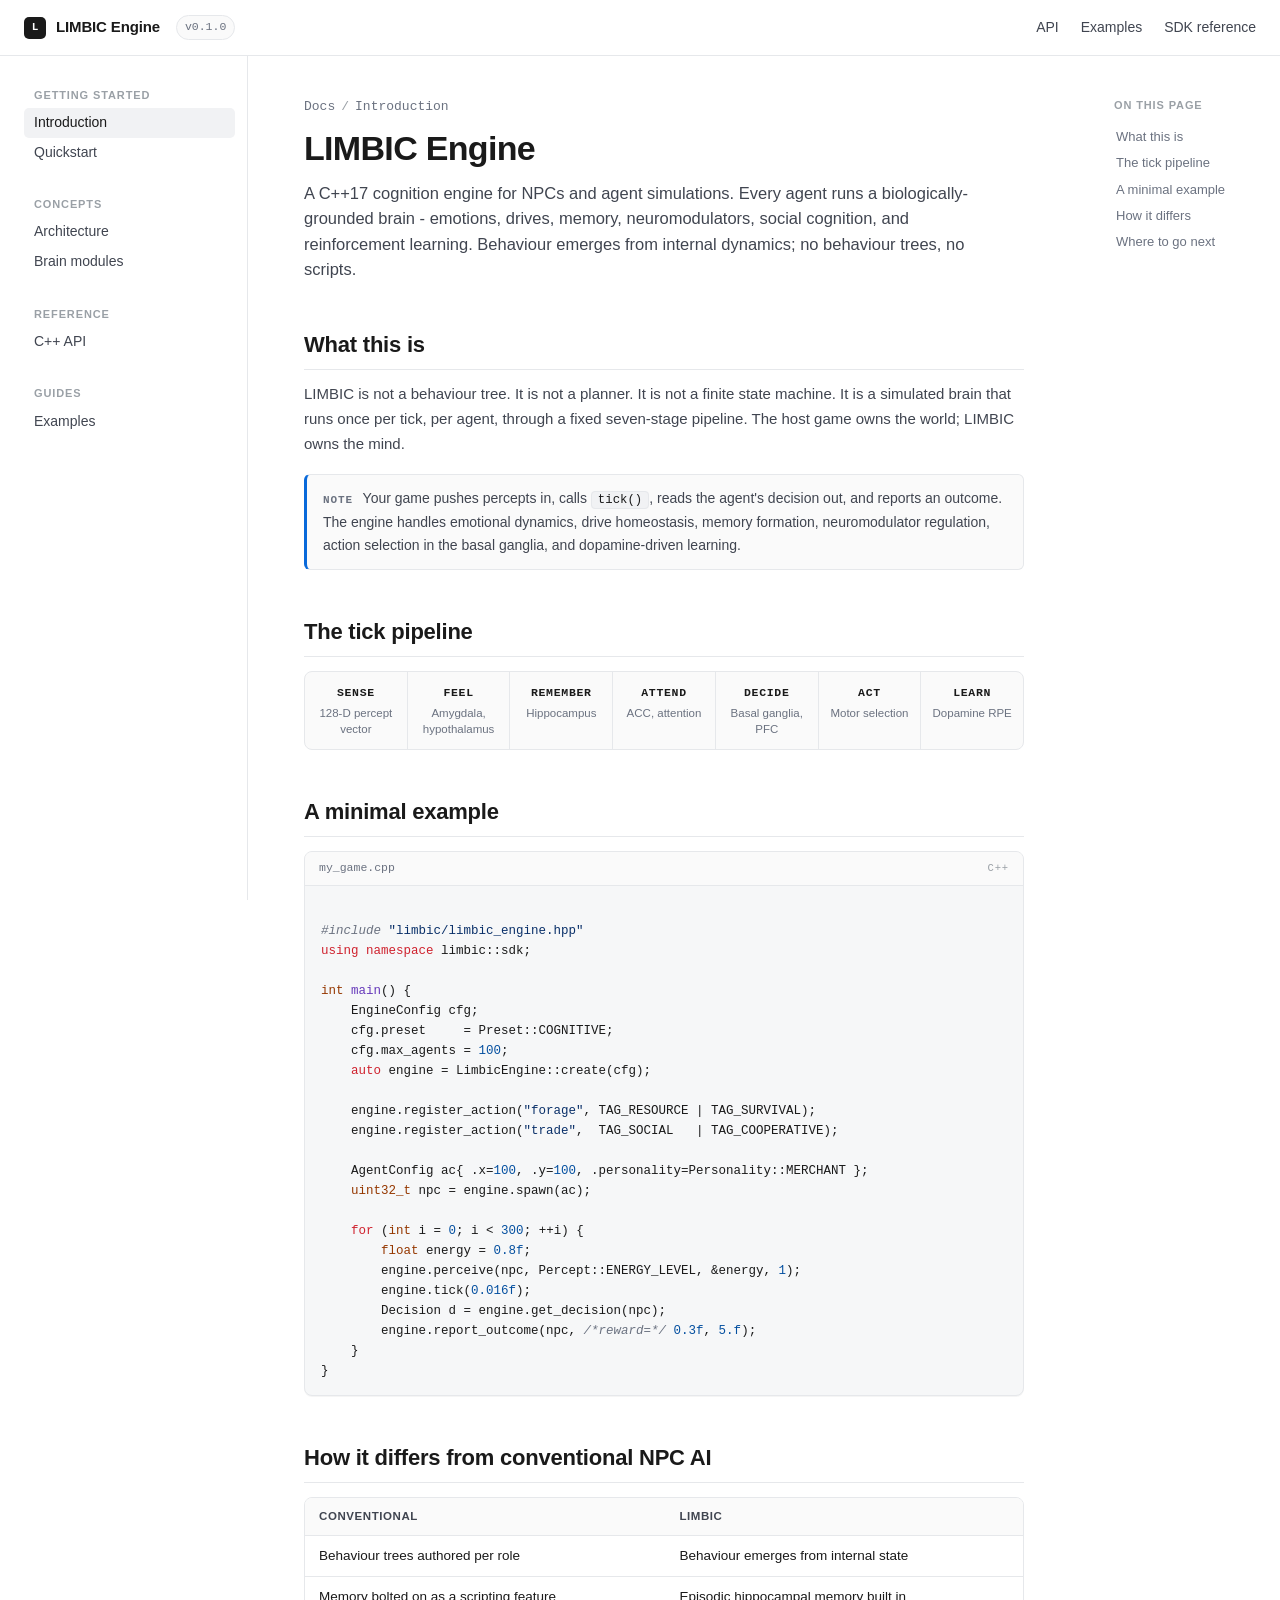
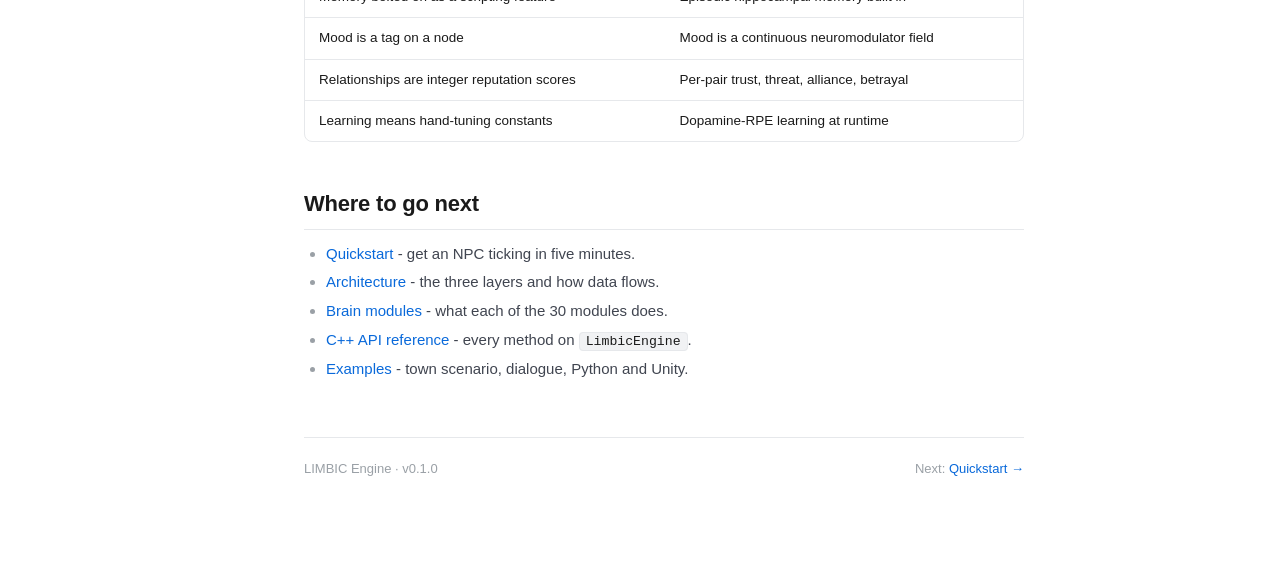
<file: index.html>
<!doctype html>
<html lang="en">
<head>
<meta charset="utf-8">
<meta name="viewport" content="width=device-width, initial-scale=1">
<title>Introduction · LIMBIC Engine</title>
<meta name="description" content="LIMBIC Engine - a neuroscience-grounded NPC cognition engine in C++17.">
<link rel="stylesheet" href="assets/style.css">
</head>
<body>

<header class="topbar">
    <a href="index.html" class="brand"><span class="brand-mark">L</span> LIMBIC Engine</a>
    <span class="version">v0.1.0</span>
    <span class="spacer"></span>
    <nav class="topbar-links">
        <a href="api.html">API</a>
        <a href="examples.html">Examples</a>
        <a href="../sdk/README.md">SDK reference</a>
    </nav>
</header>

<div class="shell">

<aside class="sidebar">
    <div class="nav-group">
        <div class="nav-group-title">Getting started</div>
        <a href="index.html" class="active">Introduction</a>
        <a href="quickstart.html">Quickstart</a>
    </div>
    <div class="nav-group">
        <div class="nav-group-title">Concepts</div>
        <a href="architecture.html">Architecture</a>
        <a href="modules.html">Brain modules</a>
    </div>
    <div class="nav-group">
        <div class="nav-group-title">Reference</div>
        <a href="api.html">C++ API</a>
    </div>
    <div class="nav-group">
        <div class="nav-group-title">Guides</div>
        <a href="examples.html">Examples</a>
    </div>
</aside>

<main class="content">
    <div class="breadcrumb"><a href="index.html">Docs</a><span class="sep">/</span>Introduction</div>

    <h1>LIMBIC Engine</h1>
    <p class="lede">
        A C++17 cognition engine for NPCs and agent simulations. Every agent runs
        a biologically-grounded brain - emotions, drives, memory, neuromodulators,
        social cognition, and reinforcement learning. Behaviour emerges from
        internal dynamics; no behaviour trees, no scripts.
    </p>

    <h2 id="what-it-is">What this is</h2>
    <p>
        LIMBIC is not a behaviour tree. It is not a planner. It is not a finite
        state machine. It is a simulated brain that runs once per tick, per agent,
        through a fixed seven-stage pipeline. The host game owns the world; LIMBIC
        owns the mind.
    </p>
    <div class="callout info">
        <span class="label">Note</span>
        Your game pushes percepts in, calls <code>tick()</code>, reads the agent's
        decision out, and reports an outcome. The engine handles emotional dynamics,
        drive homeostasis, memory formation, neuromodulator regulation, action
        selection in the basal ganglia, and dopamine-driven learning.
    </div>

    <h2 id="pipeline">The tick pipeline</h2>
    <div class="pipeline">
        <div class="step"><div class="k">Sense</div><div class="d">128-D percept vector</div></div>
        <div class="step"><div class="k">Feel</div><div class="d">Amygdala, hypothalamus</div></div>
        <div class="step"><div class="k">Remember</div><div class="d">Hippocampus</div></div>
        <div class="step"><div class="k">Attend</div><div class="d">ACC, attention</div></div>
        <div class="step"><div class="k">Decide</div><div class="d">Basal ganglia, PFC</div></div>
        <div class="step"><div class="k">Act</div><div class="d">Motor selection</div></div>
        <div class="step"><div class="k">Learn</div><div class="d">Dopamine RPE</div></div>
    </div>

    <h2 id="minimal-example">A minimal example</h2>
<pre>
<span class="filename">my_game.cpp <span class="lang">C++</span></span>
<code><span class="t-c">#include</span> <span class="t-s">"limbic/limbic_engine.hpp"</span>
<span class="t-k">using namespace</span> limbic::sdk;

<span class="t-t">int</span> <span class="t-f">main</span>() {
    EngineConfig cfg;
    cfg.preset     = Preset::COGNITIVE;
    cfg.max_agents = <span class="t-n">100</span>;
    <span class="t-k">auto</span> engine = LimbicEngine::create(cfg);

    engine.register_action(<span class="t-s">"forage"</span>, TAG_RESOURCE | TAG_SURVIVAL);
    engine.register_action(<span class="t-s">"trade"</span>,  TAG_SOCIAL   | TAG_COOPERATIVE);

    AgentConfig ac{ .x=<span class="t-n">100</span>, .y=<span class="t-n">100</span>, .personality=Personality::MERCHANT };
    <span class="t-t">uint32_t</span> npc = engine.spawn(ac);

    <span class="t-k">for</span> (<span class="t-t">int</span> i = <span class="t-n">0</span>; i &lt; <span class="t-n">300</span>; ++i) {
        <span class="t-t">float</span> energy = <span class="t-n">0.8f</span>;
        engine.perceive(npc, Percept::ENERGY_LEVEL, &amp;energy, <span class="t-n">1</span>);
        engine.tick(<span class="t-n">0.016f</span>);
        Decision d = engine.get_decision(npc);
        engine.report_outcome(npc, <span class="t-c">/*reward=*/</span> <span class="t-n">0.3f</span>, <span class="t-n">5.f</span>);
    }
}</code></pre>

    <h2 id="how-its-different">How it differs from conventional NPC AI</h2>
    <div class="table-wrap"><table>
        <thead><tr><th>Conventional</th><th>LIMBIC</th></tr></thead>
        <tbody>
            <tr><td>Behaviour trees authored per role</td><td>Behaviour emerges from internal state</td></tr>
            <tr><td>Memory bolted on as a scripting feature</td><td>Episodic hippocampal memory built in</td></tr>
            <tr><td>Mood is a tag on a node</td><td>Mood is a continuous neuromodulator field</td></tr>
            <tr><td>Relationships are integer reputation scores</td><td>Per-pair trust, threat, alliance, betrayal</td></tr>
            <tr><td>Learning means hand-tuning constants</td><td>Dopamine-RPE learning at runtime</td></tr>
        </tbody>
    </table></div>

    <h2 id="where-next">Where to go next</h2>
    <ul>
        <li><a href="quickstart.html">Quickstart</a> - get an NPC ticking in five minutes.</li>
        <li><a href="architecture.html">Architecture</a> - the three layers and how data flows.</li>
        <li><a href="modules.html">Brain modules</a> - what each of the 30 modules does.</li>
        <li><a href="api.html">C++ API reference</a> - every method on <code>LimbicEngine</code>.</li>
        <li><a href="examples.html">Examples</a> - town scenario, dialogue, Python and Unity.</li>
    </ul>

    <footer class="page-footer">
        <div>LIMBIC Engine · v0.1.0</div>
        <div>Next: <a href="quickstart.html">Quickstart →</a></div>
    </footer>
</main>

<aside class="toc">
    <div class="toc-title">On this page</div>
    <a href="#what-it-is">What this is</a>
    <a href="#pipeline">The tick pipeline</a>
    <a href="#minimal-example">A minimal example</a>
    <a href="#how-its-different">How it differs</a>
    <a href="#where-next">Where to go next</a>
</aside>

</div>
</body>
</html>
</file>
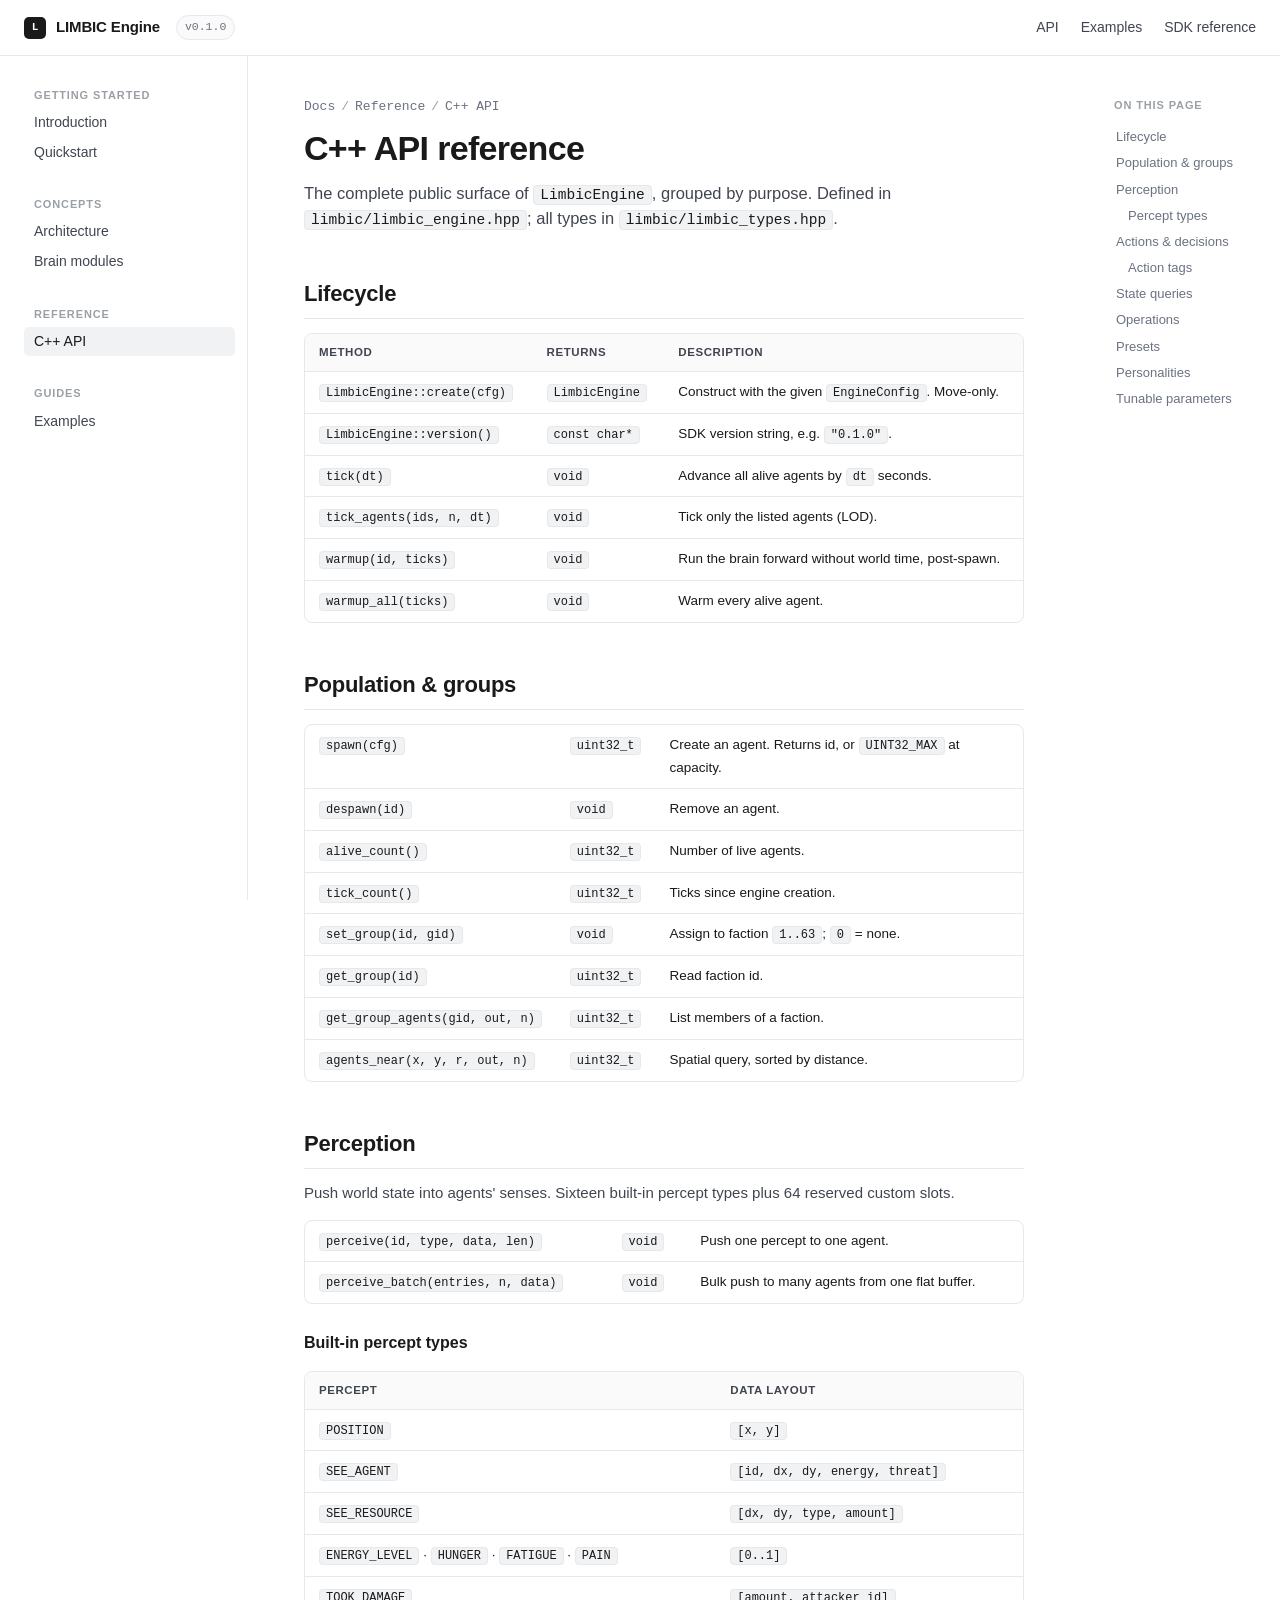
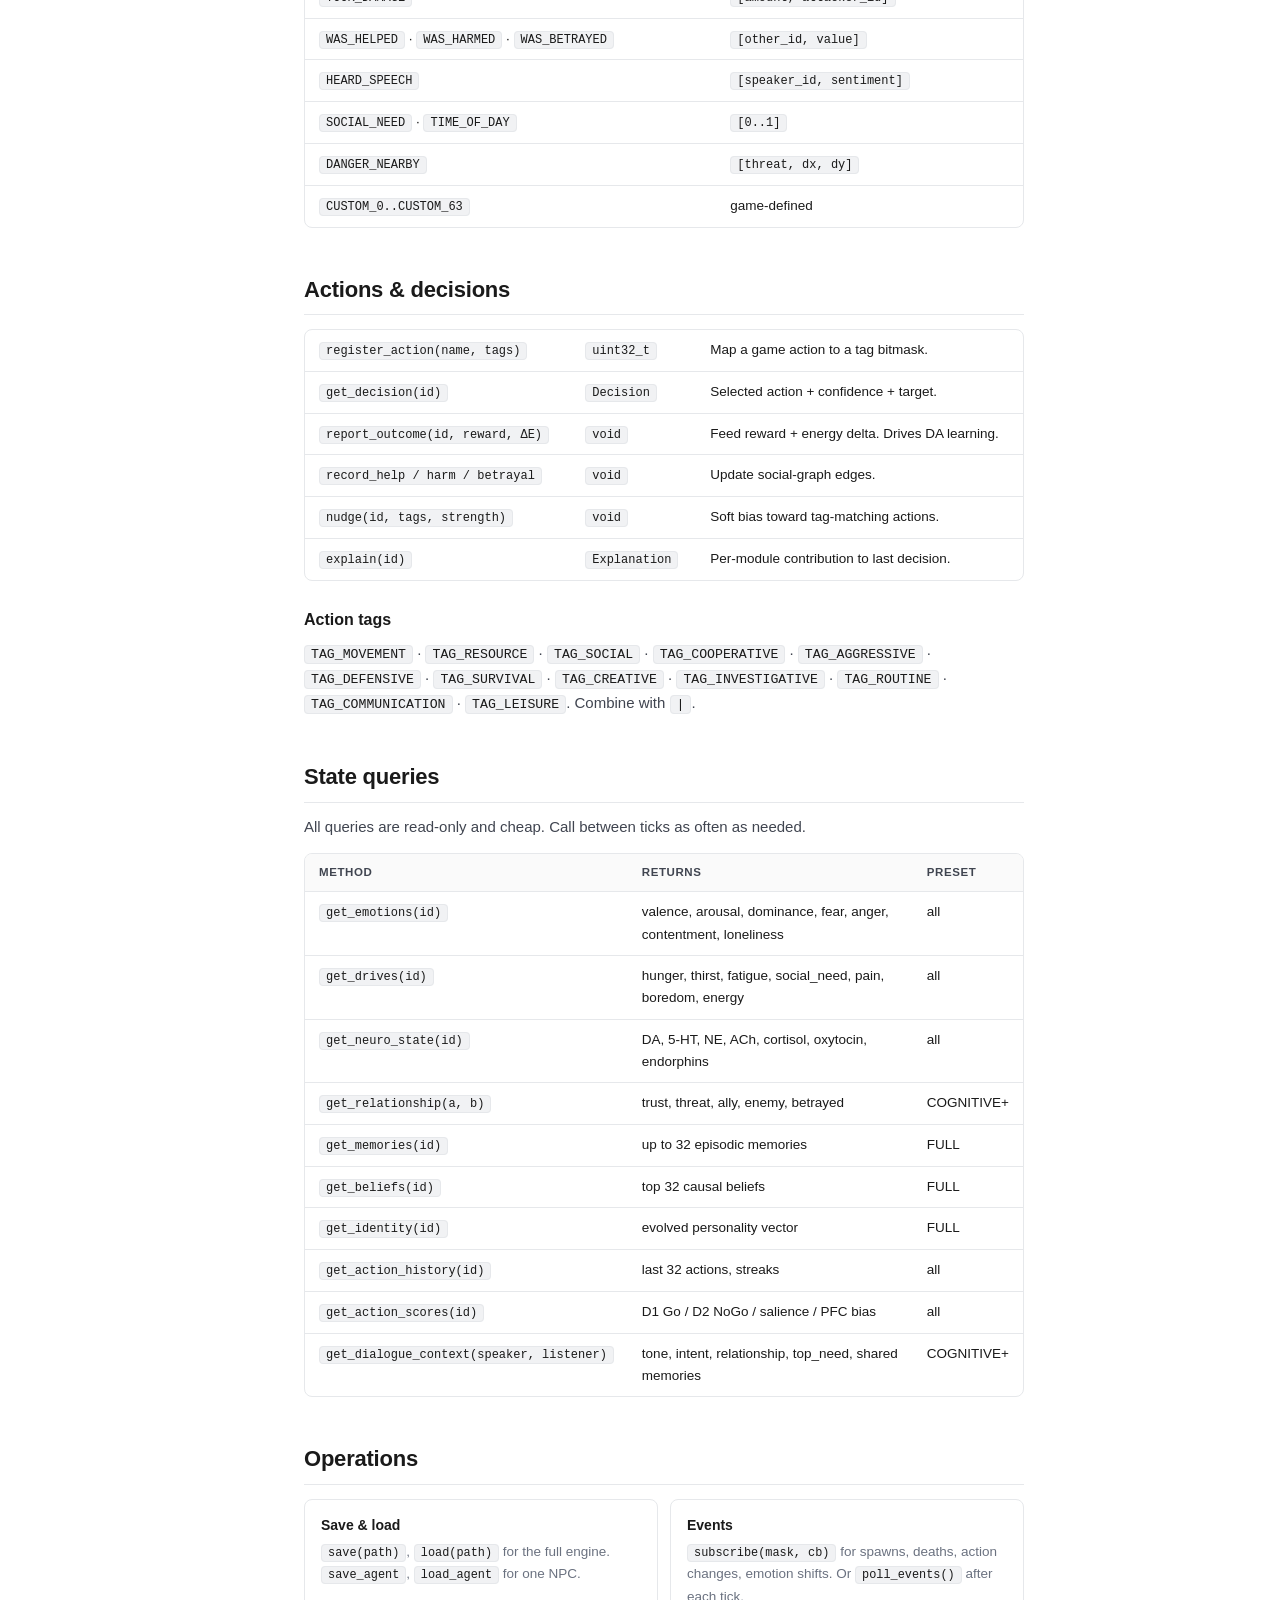
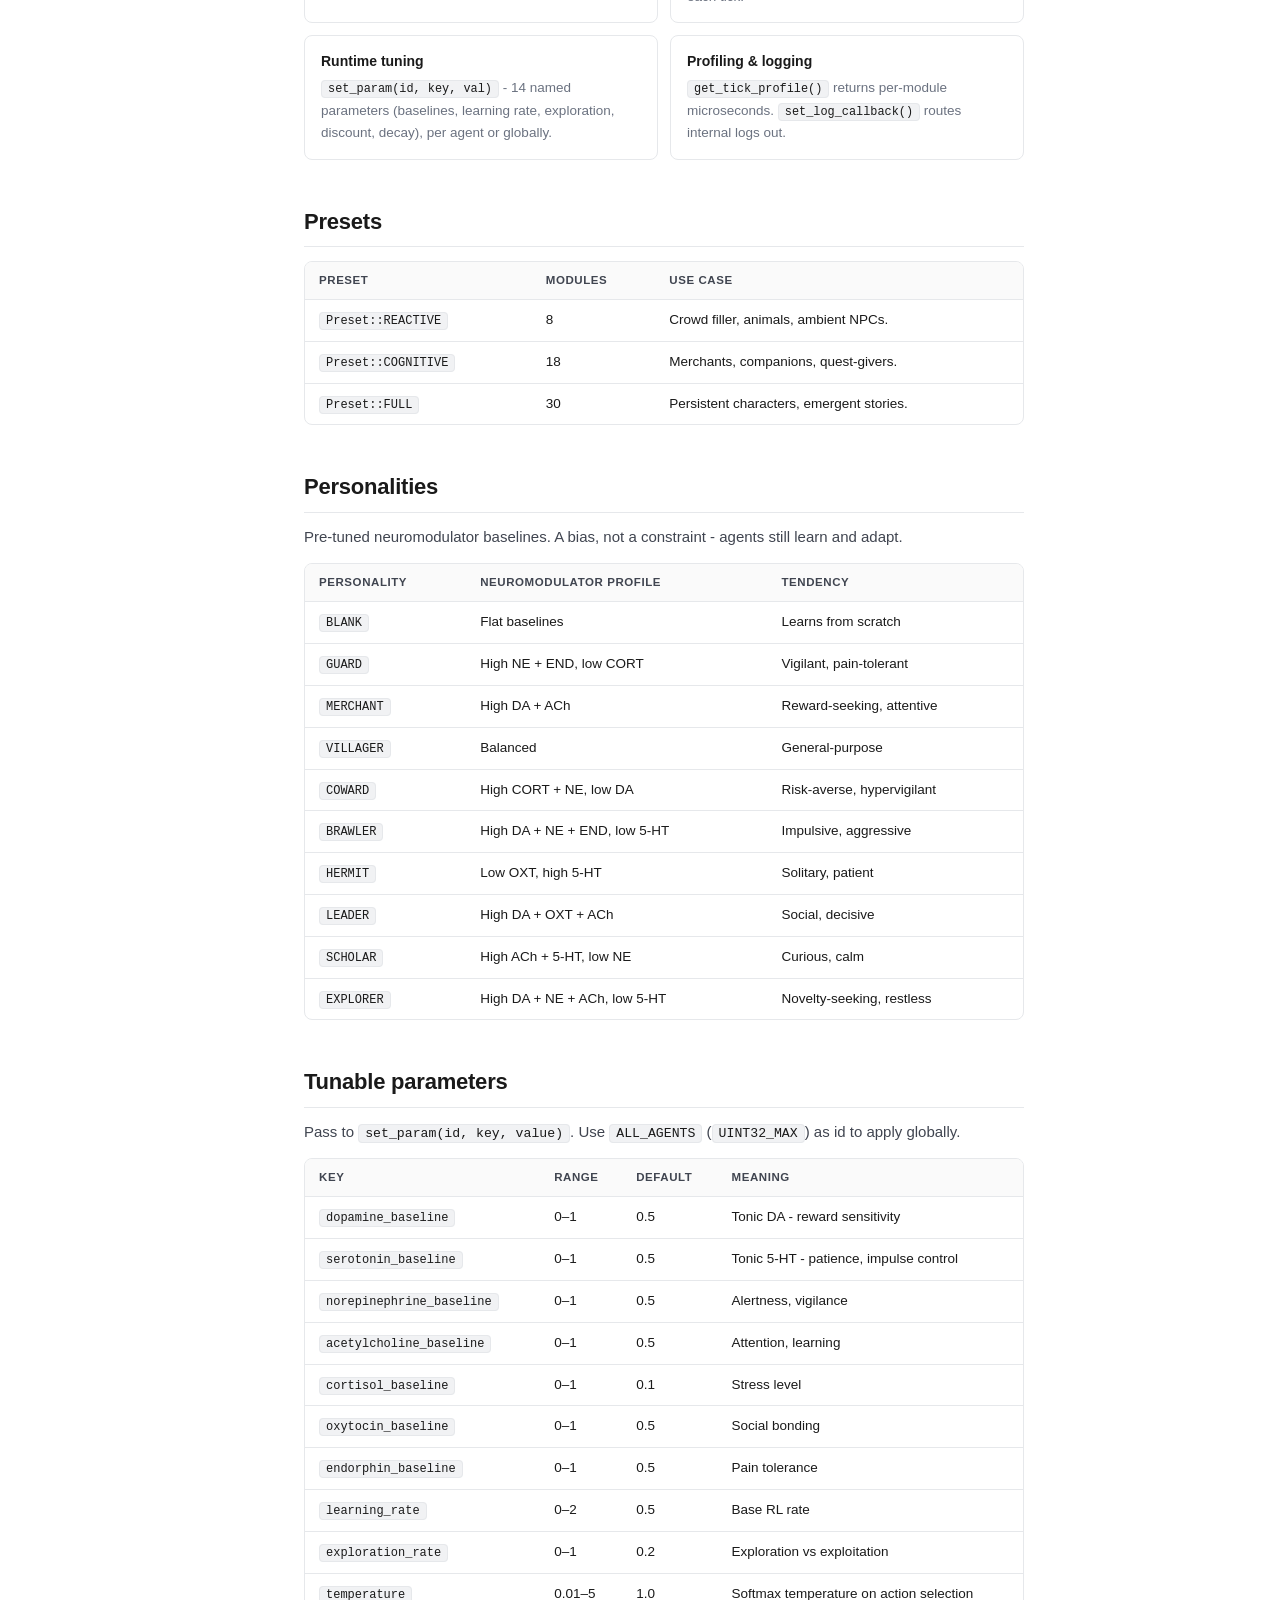
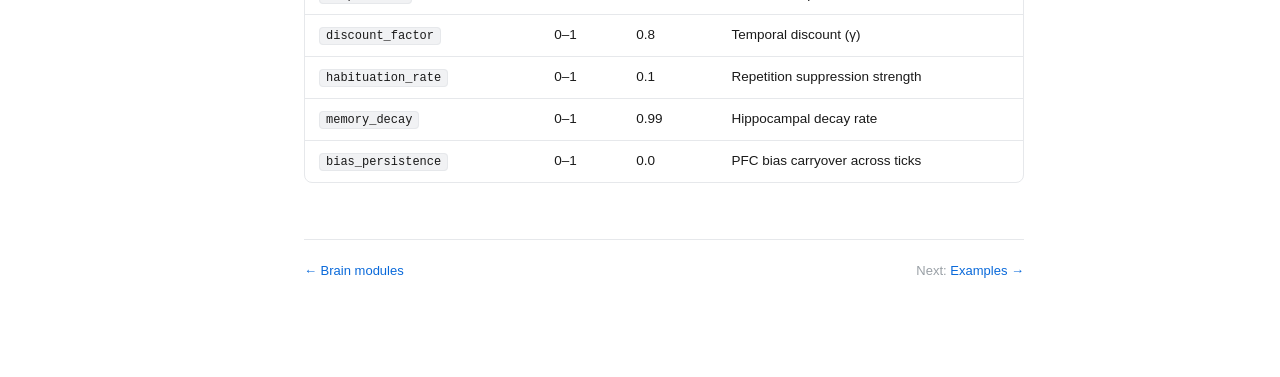
<file: api.html>
<!doctype html>
<html lang="en">
<head>
<meta charset="utf-8">
<meta name="viewport" content="width=device-width, initial-scale=1">
<title>C++ API · LIMBIC Engine</title>
<link rel="stylesheet" href="assets/style.css">
</head>
<body>

<header class="topbar">
    <a href="index.html" class="brand"><span class="brand-mark">L</span> LIMBIC Engine</a>
    <span class="version">v0.1.0</span>
    <span class="spacer"></span>
    <nav class="topbar-links">
        <a href="api.html">API</a>
        <a href="examples.html">Examples</a>
        <a href="../sdk/README.md">SDK reference</a>
    </nav>
</header>

<div class="shell">

<aside class="sidebar">
    <div class="nav-group">
        <div class="nav-group-title">Getting started</div>
        <a href="index.html">Introduction</a>
        <a href="quickstart.html">Quickstart</a>
    </div>
    <div class="nav-group">
        <div class="nav-group-title">Concepts</div>
        <a href="architecture.html">Architecture</a>
        <a href="modules.html">Brain modules</a>
    </div>
    <div class="nav-group">
        <div class="nav-group-title">Reference</div>
        <a href="api.html" class="active">C++ API</a>
    </div>
    <div class="nav-group">
        <div class="nav-group-title">Guides</div>
        <a href="examples.html">Examples</a>
    </div>
</aside>

<main class="content">
    <div class="breadcrumb"><a href="index.html">Docs</a><span class="sep">/</span>Reference<span class="sep">/</span>C++ API</div>

    <h1>C++ API reference</h1>
    <p class="lede">
        The complete public surface of <code>LimbicEngine</code>, grouped by purpose.
        Defined in <code>limbic/limbic_engine.hpp</code>; all types in
        <code>limbic/limbic_types.hpp</code>.
    </p>

    <h2 id="lifecycle">Lifecycle</h2>
    <div class="table-wrap"><table>
        <thead><tr><th>Method</th><th>Returns</th><th>Description</th></tr></thead>
        <tbody>
            <tr><td><code>LimbicEngine::create(cfg)</code></td><td><code>LimbicEngine</code></td><td>Construct with the given <code>EngineConfig</code>. Move-only.</td></tr>
            <tr><td><code>LimbicEngine::version()</code></td><td><code>const char*</code></td><td>SDK version string, e.g. <code>"0.1.0"</code>.</td></tr>
            <tr><td><code>tick(dt)</code></td><td><code>void</code></td><td>Advance all alive agents by <code>dt</code> seconds.</td></tr>
            <tr><td><code>tick_agents(ids, n, dt)</code></td><td><code>void</code></td><td>Tick only the listed agents (LOD).</td></tr>
            <tr><td><code>warmup(id, ticks)</code></td><td><code>void</code></td><td>Run the brain forward without world time, post-spawn.</td></tr>
            <tr><td><code>warmup_all(ticks)</code></td><td><code>void</code></td><td>Warm every alive agent.</td></tr>
        </tbody>
    </table></div>

    <h2 id="population">Population &amp; groups</h2>
    <div class="table-wrap"><table>
        <tbody>
            <tr><td><code>spawn(cfg)</code></td><td><code>uint32_t</code></td><td>Create an agent. Returns id, or <code>UINT32_MAX</code> at capacity.</td></tr>
            <tr><td><code>despawn(id)</code></td><td><code>void</code></td><td>Remove an agent.</td></tr>
            <tr><td><code>alive_count()</code></td><td><code>uint32_t</code></td><td>Number of live agents.</td></tr>
            <tr><td><code>tick_count()</code></td><td><code>uint32_t</code></td><td>Ticks since engine creation.</td></tr>
            <tr><td><code>set_group(id, gid)</code></td><td><code>void</code></td><td>Assign to faction <code>1..63</code>; <code>0</code> = none.</td></tr>
            <tr><td><code>get_group(id)</code></td><td><code>uint32_t</code></td><td>Read faction id.</td></tr>
            <tr><td><code>get_group_agents(gid, out, n)</code></td><td><code>uint32_t</code></td><td>List members of a faction.</td></tr>
            <tr><td><code>agents_near(x, y, r, out, n)</code></td><td><code>uint32_t</code></td><td>Spatial query, sorted by distance.</td></tr>
        </tbody>
    </table></div>

    <h2 id="perception">Perception</h2>
    <p>Push world state into agents' senses. Sixteen built-in percept types plus 64 reserved custom slots.</p>
    <div class="table-wrap"><table>
        <tbody>
            <tr><td><code>perceive(id, type, data, len)</code></td><td><code>void</code></td><td>Push one percept to one agent.</td></tr>
            <tr><td><code>perceive_batch(entries, n, data)</code></td><td><code>void</code></td><td>Bulk push to many agents from one flat buffer.</td></tr>
        </tbody>
    </table></div>

    <h3 id="percept-types">Built-in percept types</h3>
    <div class="table-wrap"><table>
        <thead><tr><th>Percept</th><th>Data layout</th></tr></thead>
        <tbody>
            <tr><td><code>POSITION</code></td><td><code>[x, y]</code></td></tr>
            <tr><td><code>SEE_AGENT</code></td><td><code>[id, dx, dy, energy, threat]</code></td></tr>
            <tr><td><code>SEE_RESOURCE</code></td><td><code>[dx, dy, type, amount]</code></td></tr>
            <tr><td><code>ENERGY_LEVEL</code> · <code>HUNGER</code> · <code>FATIGUE</code> · <code>PAIN</code></td><td><code>[0..1]</code></td></tr>
            <tr><td><code>TOOK_DAMAGE</code></td><td><code>[amount, attacker_id]</code></td></tr>
            <tr><td><code>WAS_HELPED</code> · <code>WAS_HARMED</code> · <code>WAS_BETRAYED</code></td><td><code>[other_id, value]</code></td></tr>
            <tr><td><code>HEARD_SPEECH</code></td><td><code>[speaker_id, sentiment]</code></td></tr>
            <tr><td><code>SOCIAL_NEED</code> · <code>TIME_OF_DAY</code></td><td><code>[0..1]</code></td></tr>
            <tr><td><code>DANGER_NEARBY</code></td><td><code>[threat, dx, dy]</code></td></tr>
            <tr><td><code>CUSTOM_0..CUSTOM_63</code></td><td>game-defined</td></tr>
        </tbody>
    </table></div>

    <h2 id="actions">Actions &amp; decisions</h2>
    <div class="table-wrap"><table>
        <tbody>
            <tr><td><code>register_action(name, tags)</code></td><td><code>uint32_t</code></td><td>Map a game action to a tag bitmask.</td></tr>
            <tr><td><code>get_decision(id)</code></td><td><code>Decision</code></td><td>Selected action + confidence + target.</td></tr>
            <tr><td><code>report_outcome(id, reward, ΔE)</code></td><td><code>void</code></td><td>Feed reward + energy delta. Drives DA learning.</td></tr>
            <tr><td><code>record_help / harm / betrayal</code></td><td><code>void</code></td><td>Update social-graph edges.</td></tr>
            <tr><td><code>nudge(id, tags, strength)</code></td><td><code>void</code></td><td>Soft bias toward tag-matching actions.</td></tr>
            <tr><td><code>explain(id)</code></td><td><code>Explanation</code></td><td>Per-module contribution to last decision.</td></tr>
        </tbody>
    </table></div>

    <h3 id="tags">Action tags</h3>
    <p>
        <code>TAG_MOVEMENT</code> · <code>TAG_RESOURCE</code> · <code>TAG_SOCIAL</code> ·
        <code>TAG_COOPERATIVE</code> · <code>TAG_AGGRESSIVE</code> · <code>TAG_DEFENSIVE</code> ·
        <code>TAG_SURVIVAL</code> · <code>TAG_CREATIVE</code> · <code>TAG_INVESTIGATIVE</code> ·
        <code>TAG_ROUTINE</code> · <code>TAG_COMMUNICATION</code> · <code>TAG_LEISURE</code>.
        Combine with <code>|</code>.
    </p>

    <h2 id="state">State queries</h2>
    <p>All queries are read-only and cheap. Call between ticks as often as needed.</p>
    <div class="table-wrap"><table>
        <thead><tr><th>Method</th><th>Returns</th><th>Preset</th></tr></thead>
        <tbody>
            <tr><td><code>get_emotions(id)</code></td><td>valence, arousal, dominance, fear, anger, contentment, loneliness</td><td>all</td></tr>
            <tr><td><code>get_drives(id)</code></td><td>hunger, thirst, fatigue, social_need, pain, boredom, energy</td><td>all</td></tr>
            <tr><td><code>get_neuro_state(id)</code></td><td>DA, 5-HT, NE, ACh, cortisol, oxytocin, endorphins</td><td>all</td></tr>
            <tr><td><code>get_relationship(a, b)</code></td><td>trust, threat, ally, enemy, betrayed</td><td>COGNITIVE+</td></tr>
            <tr><td><code>get_memories(id)</code></td><td>up to 32 episodic memories</td><td>FULL</td></tr>
            <tr><td><code>get_beliefs(id)</code></td><td>top 32 causal beliefs</td><td>FULL</td></tr>
            <tr><td><code>get_identity(id)</code></td><td>evolved personality vector</td><td>FULL</td></tr>
            <tr><td><code>get_action_history(id)</code></td><td>last 32 actions, streaks</td><td>all</td></tr>
            <tr><td><code>get_action_scores(id)</code></td><td>D1 Go / D2 NoGo / salience / PFC bias</td><td>all</td></tr>
            <tr><td><code>get_dialogue_context(speaker, listener)</code></td><td>tone, intent, relationship, top_need, shared memories</td><td>COGNITIVE+</td></tr>
        </tbody>
    </table></div>

    <h2 id="ops">Operations</h2>
    <div class="cards">
        <div class="card">
            <h4>Save &amp; load</h4>
            <p><code>save(path)</code>, <code>load(path)</code> for the full engine. <code>save_agent</code>, <code>load_agent</code> for one NPC.</p>
        </div>
        <div class="card">
            <h4>Events</h4>
            <p><code>subscribe(mask, cb)</code> for spawns, deaths, action changes, emotion shifts. Or <code>poll_events()</code> after each tick.</p>
        </div>
        <div class="card">
            <h4>Runtime tuning</h4>
            <p><code>set_param(id, key, val)</code> - 14 named parameters (baselines, learning rate, exploration, discount, decay), per agent or globally.</p>
        </div>
        <div class="card">
            <h4>Profiling &amp; logging</h4>
            <p><code>get_tick_profile()</code> returns per-module microseconds. <code>set_log_callback()</code> routes internal logs out.</p>
        </div>
    </div>

    <h2 id="presets">Presets</h2>
    <div class="table-wrap"><table>
        <thead><tr><th>Preset</th><th>Modules</th><th>Use case</th></tr></thead>
        <tbody>
            <tr><td><code>Preset::REACTIVE</code></td><td>8</td><td>Crowd filler, animals, ambient NPCs.</td></tr>
            <tr><td><code>Preset::COGNITIVE</code></td><td>18</td><td>Merchants, companions, quest-givers.</td></tr>
            <tr><td><code>Preset::FULL</code></td><td>30</td><td>Persistent characters, emergent stories.</td></tr>
        </tbody>
    </table></div>

    <h2 id="personalities">Personalities</h2>
    <p>Pre-tuned neuromodulator baselines. A bias, not a constraint - agents still learn and adapt.</p>
    <div class="table-wrap"><table>
        <thead><tr><th>Personality</th><th>Neuromodulator profile</th><th>Tendency</th></tr></thead>
        <tbody>
            <tr><td><code>BLANK</code></td><td>Flat baselines</td><td>Learns from scratch</td></tr>
            <tr><td><code>GUARD</code></td><td>High NE + END, low CORT</td><td>Vigilant, pain-tolerant</td></tr>
            <tr><td><code>MERCHANT</code></td><td>High DA + ACh</td><td>Reward-seeking, attentive</td></tr>
            <tr><td><code>VILLAGER</code></td><td>Balanced</td><td>General-purpose</td></tr>
            <tr><td><code>COWARD</code></td><td>High CORT + NE, low DA</td><td>Risk-averse, hypervigilant</td></tr>
            <tr><td><code>BRAWLER</code></td><td>High DA + NE + END, low 5-HT</td><td>Impulsive, aggressive</td></tr>
            <tr><td><code>HERMIT</code></td><td>Low OXT, high 5-HT</td><td>Solitary, patient</td></tr>
            <tr><td><code>LEADER</code></td><td>High DA + OXT + ACh</td><td>Social, decisive</td></tr>
            <tr><td><code>SCHOLAR</code></td><td>High ACh + 5-HT, low NE</td><td>Curious, calm</td></tr>
            <tr><td><code>EXPLORER</code></td><td>High DA + NE + ACh, low 5-HT</td><td>Novelty-seeking, restless</td></tr>
        </tbody>
    </table></div>

    <h2 id="params">Tunable parameters</h2>
    <p>Pass to <code>set_param(id, key, value)</code>. Use <code>ALL_AGENTS</code> (<code>UINT32_MAX</code>) as id to apply globally.</p>
    <div class="table-wrap"><table>
        <thead><tr><th>Key</th><th>Range</th><th>Default</th><th>Meaning</th></tr></thead>
        <tbody>
            <tr><td><code>dopamine_baseline</code></td><td>0–1</td><td>0.5</td><td>Tonic DA - reward sensitivity</td></tr>
            <tr><td><code>serotonin_baseline</code></td><td>0–1</td><td>0.5</td><td>Tonic 5-HT - patience, impulse control</td></tr>
            <tr><td><code>norepinephrine_baseline</code></td><td>0–1</td><td>0.5</td><td>Alertness, vigilance</td></tr>
            <tr><td><code>acetylcholine_baseline</code></td><td>0–1</td><td>0.5</td><td>Attention, learning</td></tr>
            <tr><td><code>cortisol_baseline</code></td><td>0–1</td><td>0.1</td><td>Stress level</td></tr>
            <tr><td><code>oxytocin_baseline</code></td><td>0–1</td><td>0.5</td><td>Social bonding</td></tr>
            <tr><td><code>endorphin_baseline</code></td><td>0–1</td><td>0.5</td><td>Pain tolerance</td></tr>
            <tr><td><code>learning_rate</code></td><td>0–2</td><td>0.5</td><td>Base RL rate</td></tr>
            <tr><td><code>exploration_rate</code></td><td>0–1</td><td>0.2</td><td>Exploration vs exploitation</td></tr>
            <tr><td><code>temperature</code></td><td>0.01–5</td><td>1.0</td><td>Softmax temperature on action selection</td></tr>
            <tr><td><code>discount_factor</code></td><td>0–1</td><td>0.8</td><td>Temporal discount (γ)</td></tr>
            <tr><td><code>habituation_rate</code></td><td>0–1</td><td>0.1</td><td>Repetition suppression strength</td></tr>
            <tr><td><code>memory_decay</code></td><td>0–1</td><td>0.99</td><td>Hippocampal decay rate</td></tr>
            <tr><td><code>bias_persistence</code></td><td>0–1</td><td>0.0</td><td>PFC bias carryover across ticks</td></tr>
        </tbody>
    </table></div>

    <footer class="page-footer">
        <div><a href="modules.html">← Brain modules</a></div>
        <div>Next: <a href="examples.html">Examples →</a></div>
    </footer>
</main>

<aside class="toc">
    <div class="toc-title">On this page</div>
    <a href="#lifecycle">Lifecycle</a>
    <a href="#population">Population &amp; groups</a>
    <a href="#perception">Perception</a>
    <a href="#percept-types" class="l2">Percept types</a>
    <a href="#actions">Actions &amp; decisions</a>
    <a href="#tags" class="l2">Action tags</a>
    <a href="#state">State queries</a>
    <a href="#ops">Operations</a>
    <a href="#presets">Presets</a>
    <a href="#personalities">Personalities</a>
    <a href="#params">Tunable parameters</a>
</aside>

</div>
</body>
</html>
</file>
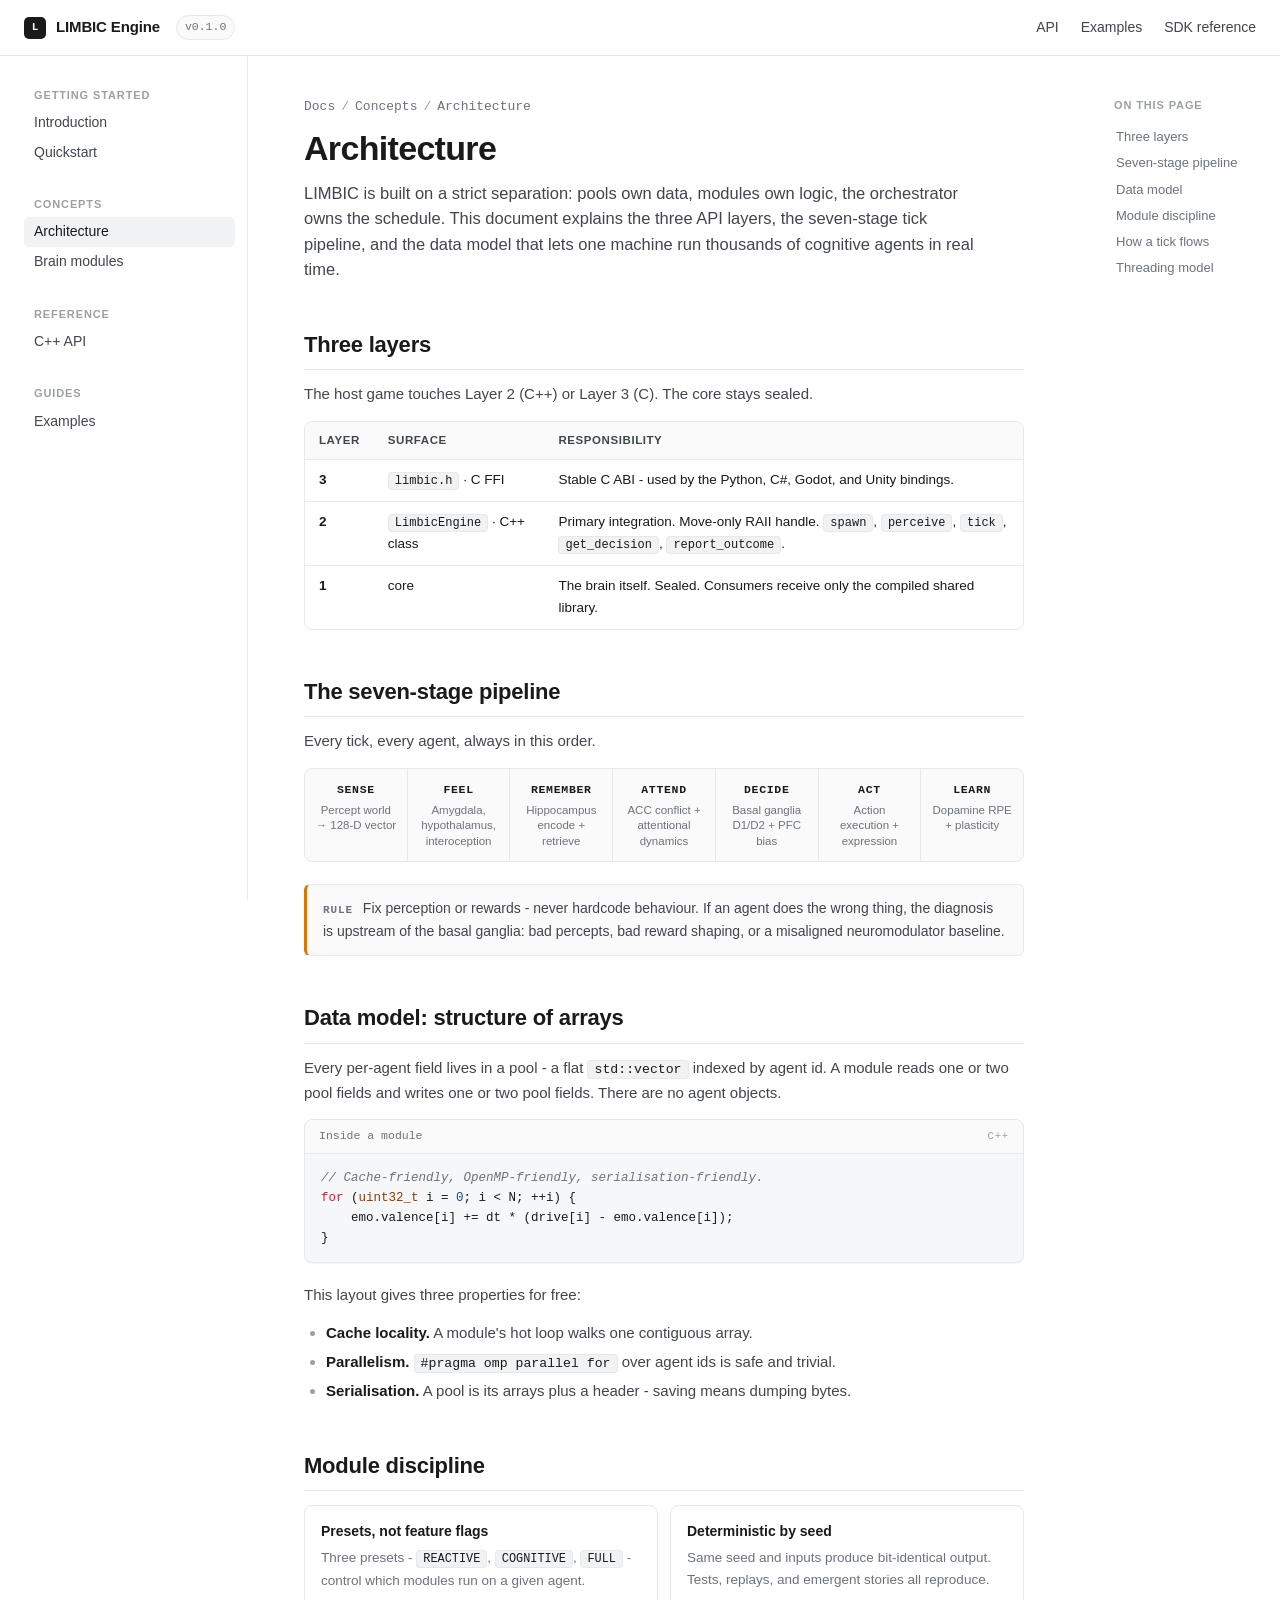
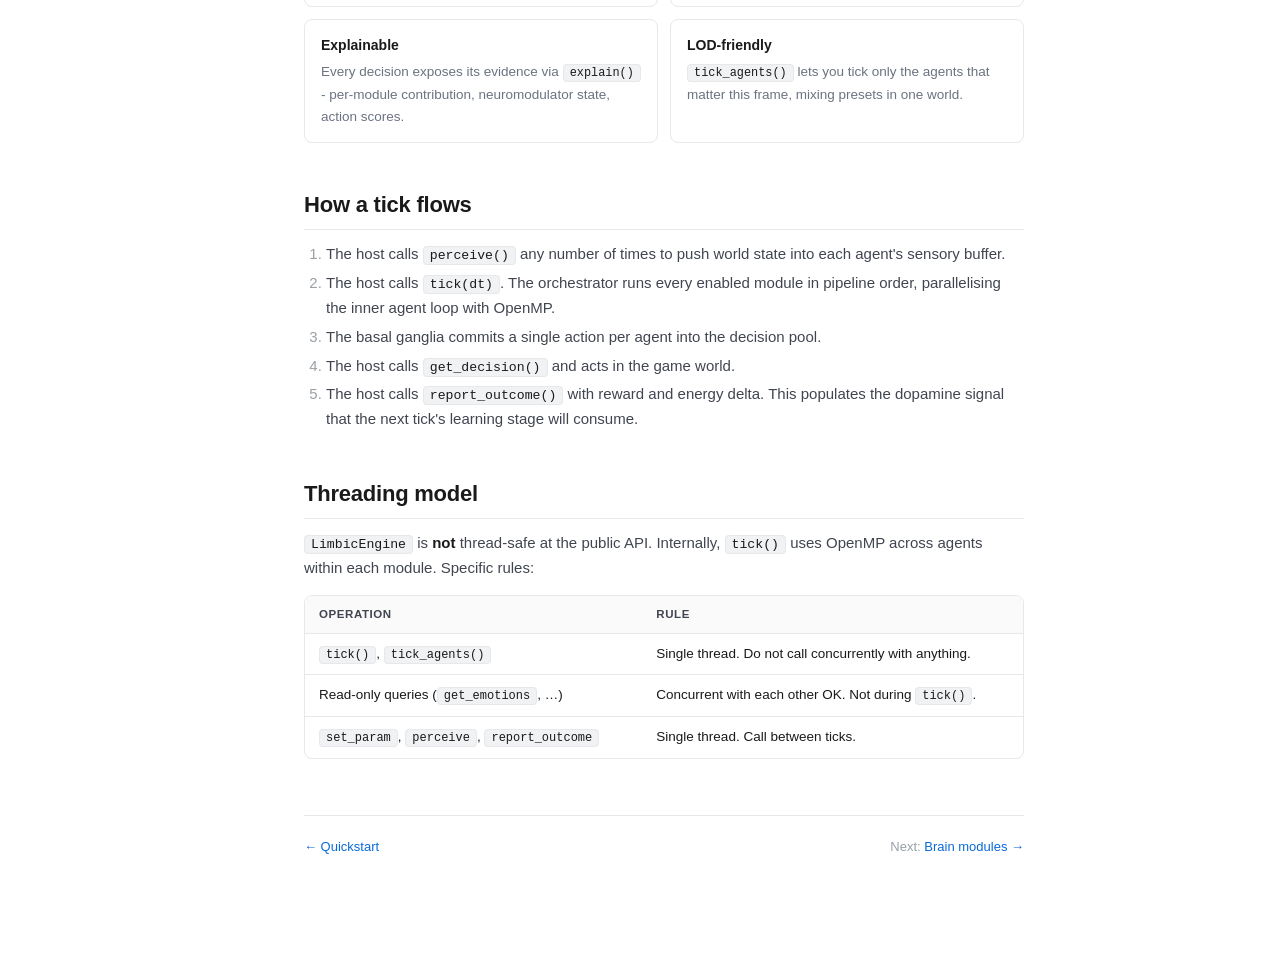
<file: architecture.html>
<!doctype html>
<html lang="en">
<head>
<meta charset="utf-8">
<meta name="viewport" content="width=device-width, initial-scale=1">
<title>Architecture · LIMBIC Engine</title>
<link rel="stylesheet" href="assets/style.css">
</head>
<body>

<header class="topbar">
    <a href="index.html" class="brand"><span class="brand-mark">L</span> LIMBIC Engine</a>
    <span class="version">v0.1.0</span>
    <span class="spacer"></span>
    <nav class="topbar-links">
        <a href="api.html">API</a>
        <a href="examples.html">Examples</a>
        <a href="../sdk/README.md">SDK reference</a>
    </nav>
</header>

<div class="shell">

<aside class="sidebar">
    <div class="nav-group">
        <div class="nav-group-title">Getting started</div>
        <a href="index.html">Introduction</a>
        <a href="quickstart.html">Quickstart</a>
    </div>
    <div class="nav-group">
        <div class="nav-group-title">Concepts</div>
        <a href="architecture.html" class="active">Architecture</a>
        <a href="modules.html">Brain modules</a>
    </div>
    <div class="nav-group">
        <div class="nav-group-title">Reference</div>
        <a href="api.html">C++ API</a>
    </div>
    <div class="nav-group">
        <div class="nav-group-title">Guides</div>
        <a href="examples.html">Examples</a>
    </div>
</aside>

<main class="content">
    <div class="breadcrumb"><a href="index.html">Docs</a><span class="sep">/</span>Concepts<span class="sep">/</span>Architecture</div>

    <h1>Architecture</h1>
    <p class="lede">
        LIMBIC is built on a strict separation: pools own data, modules own logic,
        the orchestrator owns the schedule. This document explains the three API
        layers, the seven-stage tick pipeline, and the data model that lets one
        machine run thousands of cognitive agents in real time.
    </p>

    <h2 id="layers">Three layers</h2>
    <p>The host game touches Layer 2 (C++) or Layer 3 (C). The core stays sealed.</p>
    <div class="table-wrap"><table>
        <thead><tr><th>Layer</th><th>Surface</th><th>Responsibility</th></tr></thead>
        <tbody>
            <tr><td><strong>3</strong></td><td><code>limbic.h</code> · C FFI</td><td>Stable C ABI - used by the Python, C#, Godot, and Unity bindings.</td></tr>
            <tr><td><strong>2</strong></td><td><code>LimbicEngine</code> · C++ class</td><td>Primary integration. Move-only RAII handle. <code>spawn</code>, <code>perceive</code>, <code>tick</code>, <code>get_decision</code>, <code>report_outcome</code>.</td></tr>
            <tr><td><strong>1</strong></td><td>core</td><td>The brain itself. Sealed. Consumers receive only the compiled shared library.</td></tr>
        </tbody>
    </table></div>

    <h2 id="pipeline">The seven-stage pipeline</h2>
    <p>Every tick, every agent, always in this order.</p>
    <div class="pipeline">
        <div class="step"><div class="k">Sense</div><div class="d">Percept world → 128-D vector</div></div>
        <div class="step"><div class="k">Feel</div><div class="d">Amygdala, hypothalamus, interoception</div></div>
        <div class="step"><div class="k">Remember</div><div class="d">Hippocampus encode + retrieve</div></div>
        <div class="step"><div class="k">Attend</div><div class="d">ACC conflict + attentional dynamics</div></div>
        <div class="step"><div class="k">Decide</div><div class="d">Basal ganglia D1/D2 + PFC bias</div></div>
        <div class="step"><div class="k">Act</div><div class="d">Action execution + expression</div></div>
        <div class="step"><div class="k">Learn</div><div class="d">Dopamine RPE + plasticity</div></div>
    </div>
    <div class="callout warn">
        <span class="label">Rule</span>
        Fix perception or rewards - never hardcode behaviour. If an agent does the
        wrong thing, the diagnosis is upstream of the basal ganglia: bad percepts,
        bad reward shaping, or a misaligned neuromodulator baseline.
    </div>

    <h2 id="data">Data model: structure of arrays</h2>
    <p>
        Every per-agent field lives in a pool - a flat <code>std::vector</code>
        indexed by agent id. A module reads one or two pool fields and writes one
        or two pool fields. There are no agent objects.
    </p>
<pre><span class="filename">Inside a module <span class="lang">C++</span></span><code><span class="t-c">// Cache-friendly, OpenMP-friendly, serialisation-friendly.</span>
<span class="t-k">for</span> (<span class="t-t">uint32_t</span> i = <span class="t-n">0</span>; i &lt; N; ++i) {
    emo.valence[i] += dt * (drive[i] - emo.valence[i]);
}</code></pre>

    <p>This layout gives three properties for free:</p>
    <ul>
        <li><strong>Cache locality.</strong> A module's hot loop walks one contiguous array.</li>
        <li><strong>Parallelism.</strong> <code>#pragma omp parallel for</code> over agent ids is safe and trivial.</li>
        <li><strong>Serialisation.</strong> A pool is its arrays plus a header - saving means dumping bytes.</li>
    </ul>

    <h2 id="modules">Module discipline</h2>
    <div class="cards">
        <div class="card">
            <h4>Presets, not feature flags</h4>
            <p>Three presets - <code>REACTIVE</code>, <code>COGNITIVE</code>, <code>FULL</code> - control which modules run on a given agent.</p>
        </div>
        <div class="card">
            <h4>Deterministic by seed</h4>
            <p>Same seed and inputs produce bit-identical output. Tests, replays, and emergent stories all reproduce.</p>
        </div>
        <div class="card">
            <h4>Explainable</h4>
            <p>Every decision exposes its evidence via <code>explain()</code> - per-module contribution, neuromodulator state, action scores.</p>
        </div>
        <div class="card">
            <h4>LOD-friendly</h4>
            <p><code>tick_agents()</code> lets you tick only the agents that matter this frame, mixing presets in one world.</p>
        </div>
    </div>

    <h2 id="data-flow">How a tick flows</h2>
    <ol>
        <li>The host calls <code>perceive()</code> any number of times to push world state into each agent's sensory buffer.</li>
        <li>The host calls <code>tick(dt)</code>. The orchestrator runs every enabled module in pipeline order, parallelising the inner agent loop with OpenMP.</li>
        <li>The basal ganglia commits a single action per agent into the decision pool.</li>
        <li>The host calls <code>get_decision()</code> and acts in the game world.</li>
        <li>The host calls <code>report_outcome()</code> with reward and energy delta. This populates the dopamine signal that the next tick's learning stage will consume.</li>
    </ol>

    <h2 id="threading">Threading model</h2>
    <p>
        <code>LimbicEngine</code> is <strong>not</strong> thread-safe at the public API.
        Internally, <code>tick()</code> uses OpenMP across agents within each module.
        Specific rules:
    </p>
    <div class="table-wrap"><table>
        <thead><tr><th>Operation</th><th>Rule</th></tr></thead>
        <tbody>
            <tr><td><code>tick()</code>, <code>tick_agents()</code></td><td>Single thread. Do not call concurrently with anything.</td></tr>
            <tr><td>Read-only queries (<code>get_emotions</code>, …)</td><td>Concurrent with each other OK. Not during <code>tick()</code>.</td></tr>
            <tr><td><code>set_param</code>, <code>perceive</code>, <code>report_outcome</code></td><td>Single thread. Call between ticks.</td></tr>
        </tbody>
    </table></div>

    <footer class="page-footer">
        <div><a href="quickstart.html">← Quickstart</a></div>
        <div>Next: <a href="modules.html">Brain modules →</a></div>
    </footer>
</main>

<aside class="toc">
    <div class="toc-title">On this page</div>
    <a href="#layers">Three layers</a>
    <a href="#pipeline">Seven-stage pipeline</a>
    <a href="#data">Data model</a>
    <a href="#modules">Module discipline</a>
    <a href="#data-flow">How a tick flows</a>
    <a href="#threading">Threading model</a>
</aside>

</div>
</body>
</html>
</file>
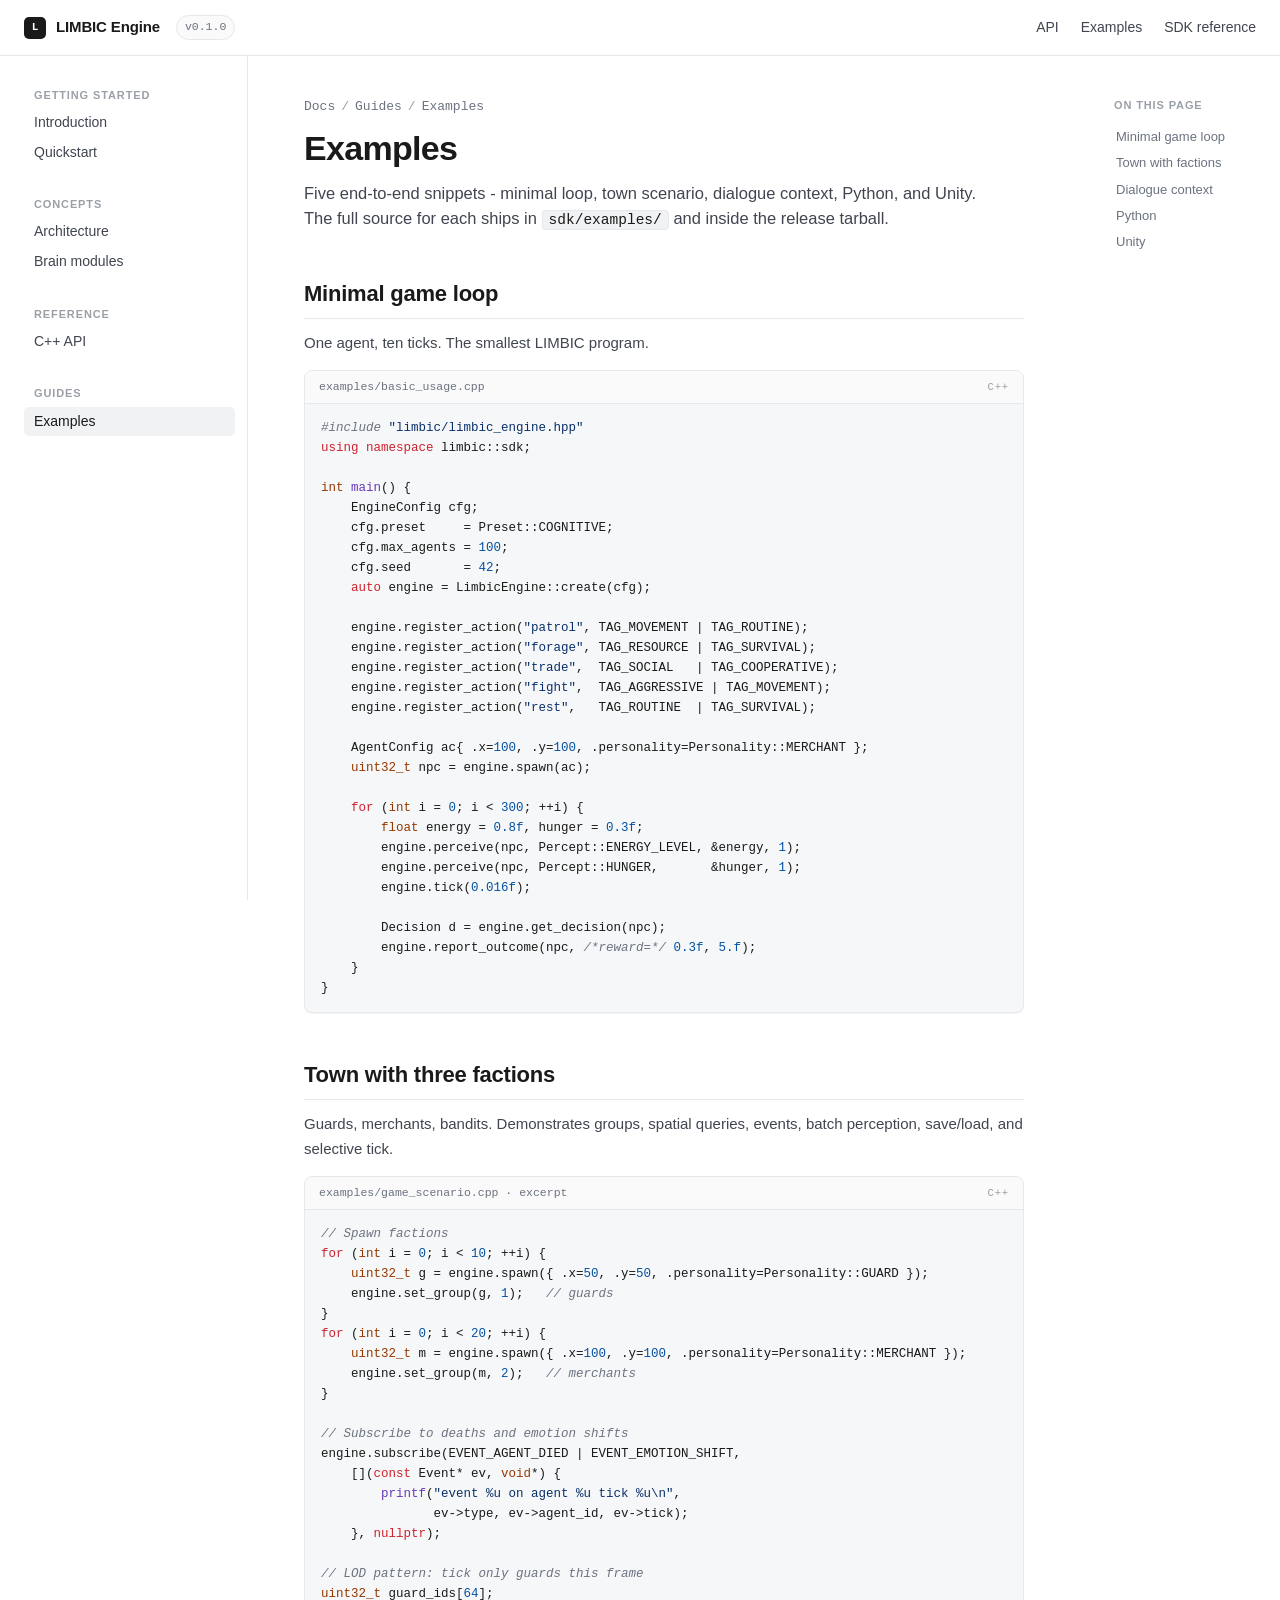
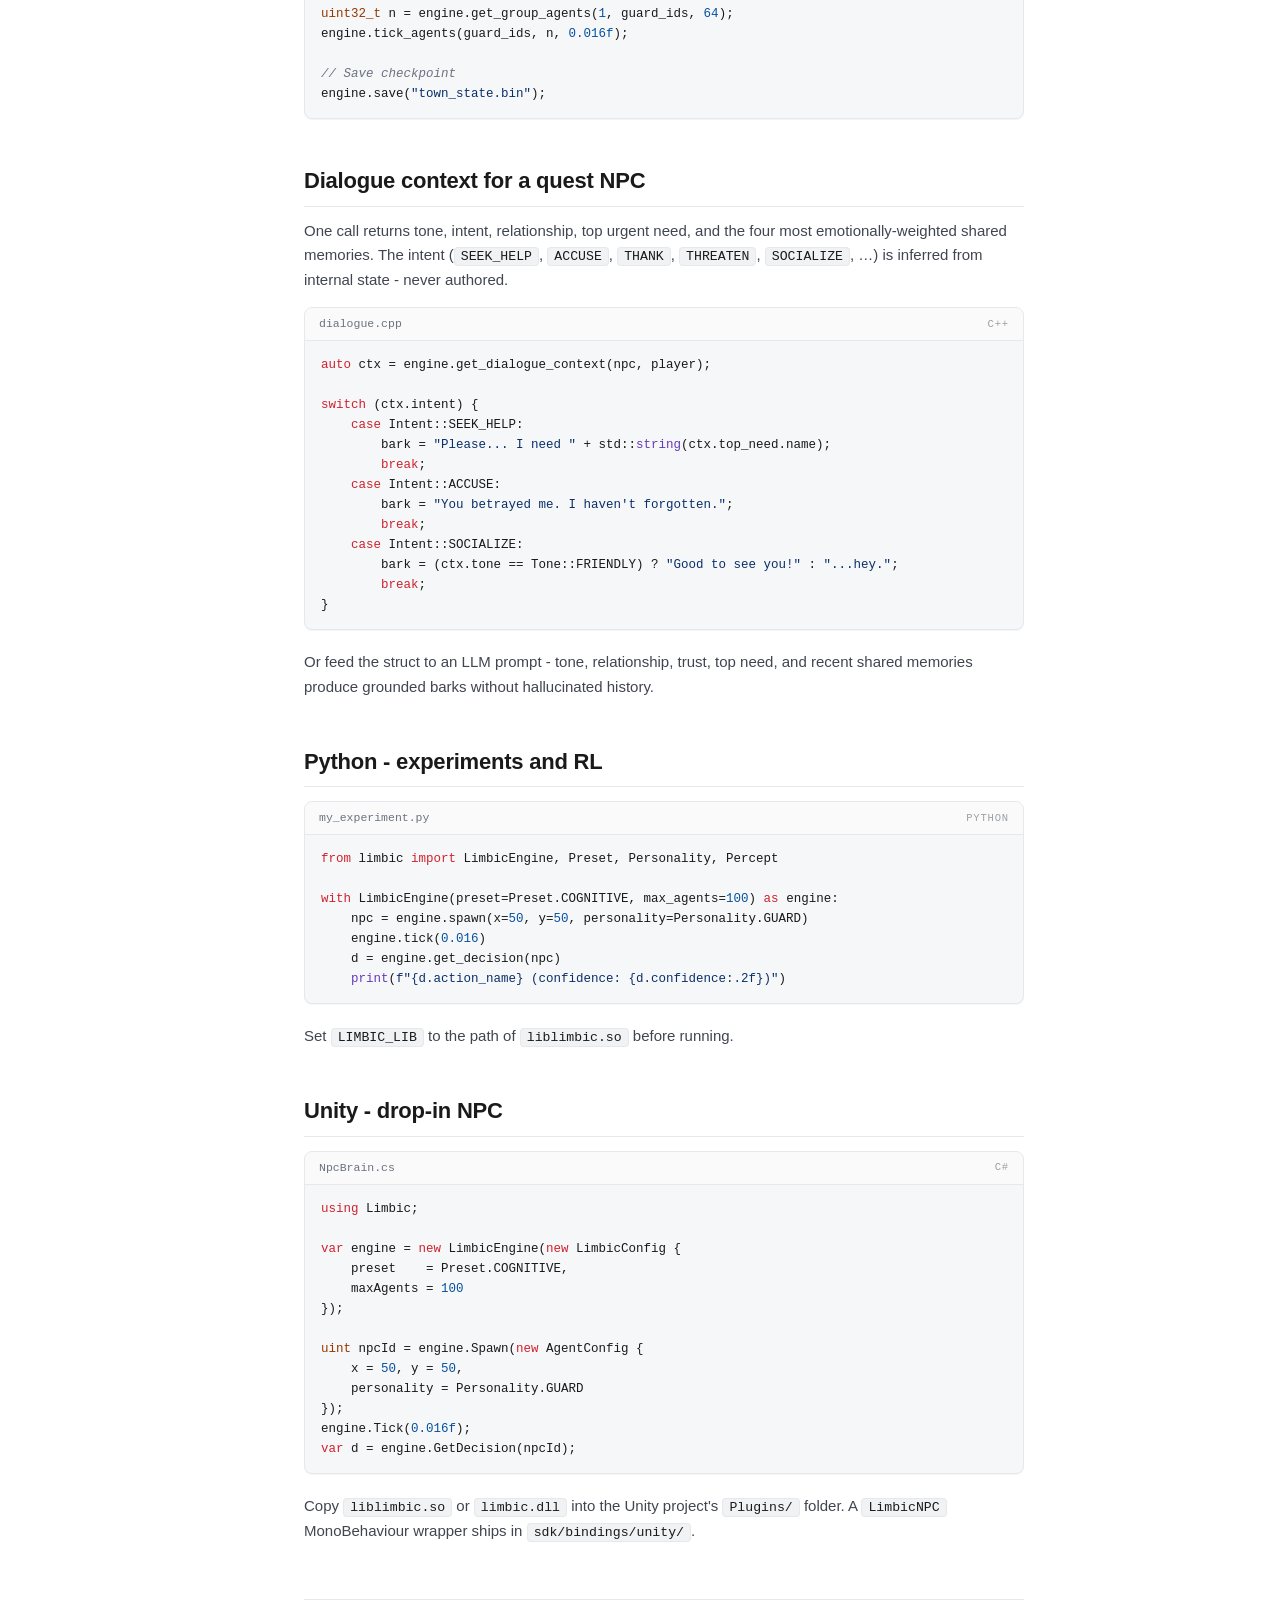
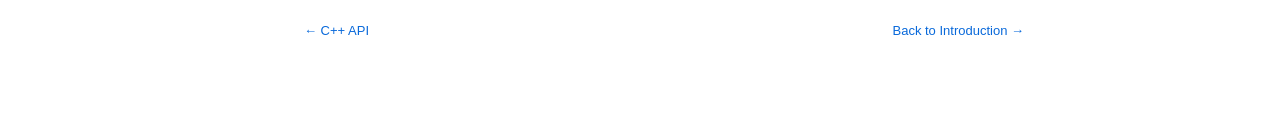
<file: examples.html>
<!doctype html>
<html lang="en">
<head>
<meta charset="utf-8">
<meta name="viewport" content="width=device-width, initial-scale=1">
<title>Examples · LIMBIC Engine</title>
<link rel="stylesheet" href="assets/style.css">
</head>
<body>

<header class="topbar">
    <a href="index.html" class="brand"><span class="brand-mark">L</span> LIMBIC Engine</a>
    <span class="version">v0.1.0</span>
    <span class="spacer"></span>
    <nav class="topbar-links">
        <a href="api.html">API</a>
        <a href="examples.html">Examples</a>
        <a href="../sdk/README.md">SDK reference</a>
    </nav>
</header>

<div class="shell">

<aside class="sidebar">
    <div class="nav-group">
        <div class="nav-group-title">Getting started</div>
        <a href="index.html">Introduction</a>
        <a href="quickstart.html">Quickstart</a>
    </div>
    <div class="nav-group">
        <div class="nav-group-title">Concepts</div>
        <a href="architecture.html">Architecture</a>
        <a href="modules.html">Brain modules</a>
    </div>
    <div class="nav-group">
        <div class="nav-group-title">Reference</div>
        <a href="api.html">C++ API</a>
    </div>
    <div class="nav-group">
        <div class="nav-group-title">Guides</div>
        <a href="examples.html" class="active">Examples</a>
    </div>
</aside>

<main class="content">
    <div class="breadcrumb"><a href="index.html">Docs</a><span class="sep">/</span>Guides<span class="sep">/</span>Examples</div>

    <h1>Examples</h1>
    <p class="lede">
        Five end-to-end snippets - minimal loop, town scenario, dialogue context,
        Python, and Unity. The full source for each ships in <code>sdk/examples/</code>
        and inside the release tarball.
    </p>

    <h2 id="minimal">Minimal game loop</h2>
    <p>One agent, ten ticks. The smallest LIMBIC program.</p>
<pre><span class="filename">examples/basic_usage.cpp <span class="lang">C++</span></span><code><span class="t-c">#include</span> <span class="t-s">"limbic/limbic_engine.hpp"</span>
<span class="t-k">using namespace</span> limbic::sdk;

<span class="t-t">int</span> <span class="t-f">main</span>() {
    EngineConfig cfg;
    cfg.preset     = Preset::COGNITIVE;
    cfg.max_agents = <span class="t-n">100</span>;
    cfg.seed       = <span class="t-n">42</span>;
    <span class="t-k">auto</span> engine = LimbicEngine::create(cfg);

    engine.register_action(<span class="t-s">"patrol"</span>, TAG_MOVEMENT | TAG_ROUTINE);
    engine.register_action(<span class="t-s">"forage"</span>, TAG_RESOURCE | TAG_SURVIVAL);
    engine.register_action(<span class="t-s">"trade"</span>,  TAG_SOCIAL   | TAG_COOPERATIVE);
    engine.register_action(<span class="t-s">"fight"</span>,  TAG_AGGRESSIVE | TAG_MOVEMENT);
    engine.register_action(<span class="t-s">"rest"</span>,   TAG_ROUTINE  | TAG_SURVIVAL);

    AgentConfig ac{ .x=<span class="t-n">100</span>, .y=<span class="t-n">100</span>, .personality=Personality::MERCHANT };
    <span class="t-t">uint32_t</span> npc = engine.spawn(ac);

    <span class="t-k">for</span> (<span class="t-t">int</span> i = <span class="t-n">0</span>; i &lt; <span class="t-n">300</span>; ++i) {
        <span class="t-t">float</span> energy = <span class="t-n">0.8f</span>, hunger = <span class="t-n">0.3f</span>;
        engine.perceive(npc, Percept::ENERGY_LEVEL, &amp;energy, <span class="t-n">1</span>);
        engine.perceive(npc, Percept::HUNGER,       &amp;hunger, <span class="t-n">1</span>);
        engine.tick(<span class="t-n">0.016f</span>);

        Decision d = engine.get_decision(npc);
        engine.report_outcome(npc, <span class="t-c">/*reward=*/</span> <span class="t-n">0.3f</span>, <span class="t-n">5.f</span>);
    }
}</code></pre>

    <h2 id="town">Town with three factions</h2>
    <p>Guards, merchants, bandits. Demonstrates groups, spatial queries, events, batch perception, save/load, and selective tick.</p>
<pre><span class="filename">examples/game_scenario.cpp · excerpt <span class="lang">C++</span></span><code><span class="t-c">// Spawn factions</span>
<span class="t-k">for</span> (<span class="t-t">int</span> i = <span class="t-n">0</span>; i &lt; <span class="t-n">10</span>; ++i) {
    <span class="t-t">uint32_t</span> g = engine.spawn({ .x=<span class="t-n">50</span>, .y=<span class="t-n">50</span>, .personality=Personality::GUARD });
    engine.set_group(g, <span class="t-n">1</span>);   <span class="t-c">// guards</span>
}
<span class="t-k">for</span> (<span class="t-t">int</span> i = <span class="t-n">0</span>; i &lt; <span class="t-n">20</span>; ++i) {
    <span class="t-t">uint32_t</span> m = engine.spawn({ .x=<span class="t-n">100</span>, .y=<span class="t-n">100</span>, .personality=Personality::MERCHANT });
    engine.set_group(m, <span class="t-n">2</span>);   <span class="t-c">// merchants</span>
}

<span class="t-c">// Subscribe to deaths and emotion shifts</span>
engine.subscribe(EVENT_AGENT_DIED | EVENT_EMOTION_SHIFT,
    [](<span class="t-k">const</span> Event* ev, <span class="t-t">void</span>*) {
        <span class="t-f">printf</span>(<span class="t-s">"event %u on agent %u tick %u\n"</span>,
               ev-&gt;type, ev-&gt;agent_id, ev-&gt;tick);
    }, <span class="t-k">nullptr</span>);

<span class="t-c">// LOD pattern: tick only guards this frame</span>
<span class="t-t">uint32_t</span> guard_ids[<span class="t-n">64</span>];
<span class="t-t">uint32_t</span> n = engine.get_group_agents(<span class="t-n">1</span>, guard_ids, <span class="t-n">64</span>);
engine.tick_agents(guard_ids, n, <span class="t-n">0.016f</span>);

<span class="t-c">// Save checkpoint</span>
engine.save(<span class="t-s">"town_state.bin"</span>);</code></pre>

    <h2 id="dialogue">Dialogue context for a quest NPC</h2>
    <p>One call returns tone, intent, relationship, top urgent need, and the four most emotionally-weighted shared memories. The intent (<code>SEEK_HELP</code>, <code>ACCUSE</code>, <code>THANK</code>, <code>THREATEN</code>, <code>SOCIALIZE</code>, …) is inferred from internal state - never authored.</p>
<pre><span class="filename">dialogue.cpp <span class="lang">C++</span></span><code><span class="t-k">auto</span> ctx = engine.get_dialogue_context(npc, player);

<span class="t-k">switch</span> (ctx.intent) {
    <span class="t-k">case</span> Intent::SEEK_HELP:
        bark = <span class="t-s">"Please... I need "</span> + std::<span class="t-f">string</span>(ctx.top_need.name);
        <span class="t-k">break</span>;
    <span class="t-k">case</span> Intent::ACCUSE:
        bark = <span class="t-s">"You betrayed me. I haven't forgotten."</span>;
        <span class="t-k">break</span>;
    <span class="t-k">case</span> Intent::SOCIALIZE:
        bark = (ctx.tone == Tone::FRIENDLY) ? <span class="t-s">"Good to see you!"</span> : <span class="t-s">"...hey."</span>;
        <span class="t-k">break</span>;
}</code></pre>
    <p>Or feed the struct to an LLM prompt - tone, relationship, trust, top need, and recent shared memories produce grounded barks without hallucinated history.</p>

    <h2 id="python">Python - experiments and RL</h2>
<pre><span class="filename">my_experiment.py <span class="lang">python</span></span><code><span class="t-k">from</span> limbic <span class="t-k">import</span> LimbicEngine, Preset, Personality, Percept

<span class="t-k">with</span> LimbicEngine(preset=Preset.COGNITIVE, max_agents=<span class="t-n">100</span>) <span class="t-k">as</span> engine:
    npc = engine.spawn(x=<span class="t-n">50</span>, y=<span class="t-n">50</span>, personality=Personality.GUARD)
    engine.tick(<span class="t-n">0.016</span>)
    d = engine.get_decision(npc)
    <span class="t-f">print</span>(<span class="t-s">f"{d.action_name} (confidence: {d.confidence:.2f})"</span>)</code></pre>
    <p>Set <code>LIMBIC_LIB</code> to the path of <code>liblimbic.so</code> before running.</p>

    <h2 id="unity">Unity - drop-in NPC</h2>
<pre><span class="filename">NpcBrain.cs <span class="lang">C#</span></span><code><span class="t-k">using</span> Limbic;

<span class="t-k">var</span> engine = <span class="t-k">new</span> LimbicEngine(<span class="t-k">new</span> LimbicConfig {
    preset    = Preset.COGNITIVE,
    maxAgents = <span class="t-n">100</span>
});

<span class="t-t">uint</span> npcId = engine.Spawn(<span class="t-k">new</span> AgentConfig {
    x = <span class="t-n">50</span>, y = <span class="t-n">50</span>,
    personality = Personality.GUARD
});
engine.Tick(<span class="t-n">0.016f</span>);
<span class="t-k">var</span> d = engine.GetDecision(npcId);</code></pre>
    <p>Copy <code>liblimbic.so</code> or <code>limbic.dll</code> into the Unity project's <code>Plugins/</code> folder. A <code>LimbicNPC</code> MonoBehaviour wrapper ships in <code>sdk/bindings/unity/</code>.</p>

    <footer class="page-footer">
        <div><a href="api.html">← C++ API</a></div>
        <div><a href="index.html">Back to Introduction →</a></div>
    </footer>
</main>

<aside class="toc">
    <div class="toc-title">On this page</div>
    <a href="#minimal">Minimal game loop</a>
    <a href="#town">Town with factions</a>
    <a href="#dialogue">Dialogue context</a>
    <a href="#python">Python</a>
    <a href="#unity">Unity</a>
</aside>

</div>
</body>
</html>
</file>
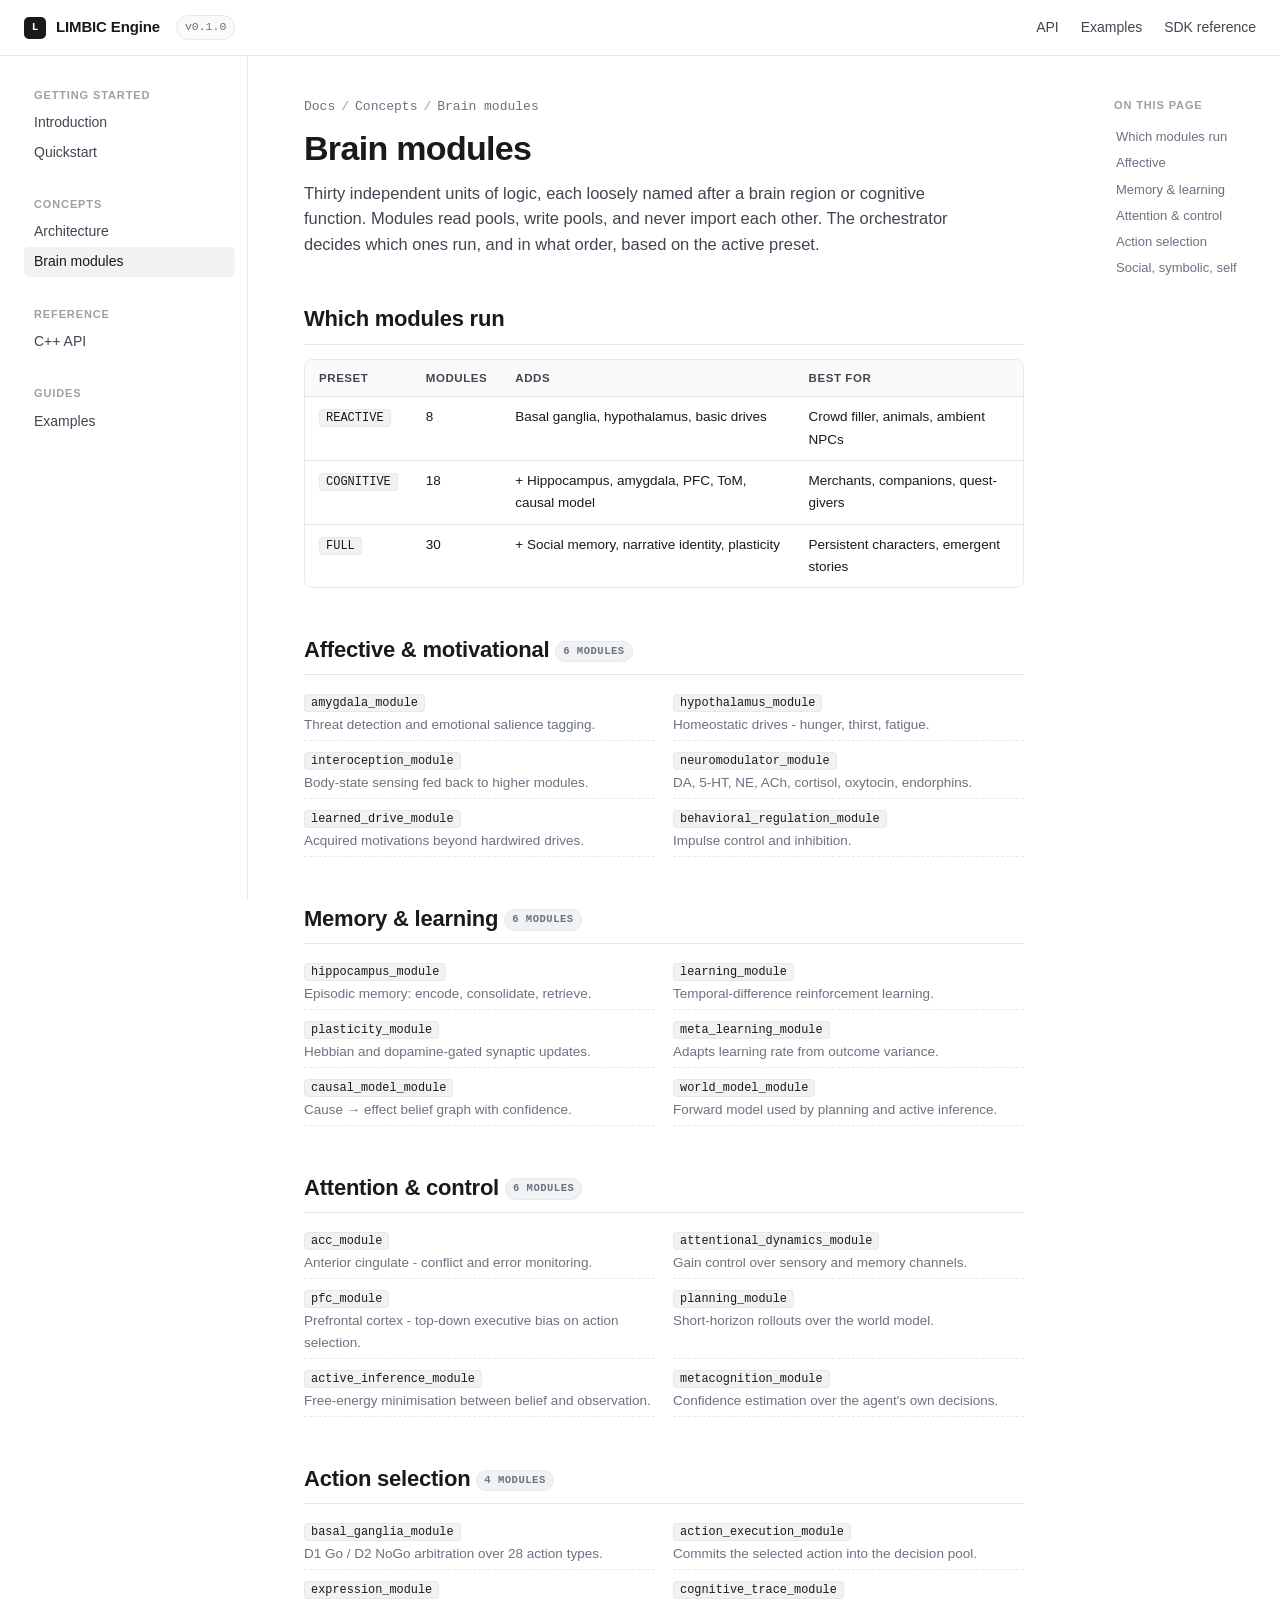
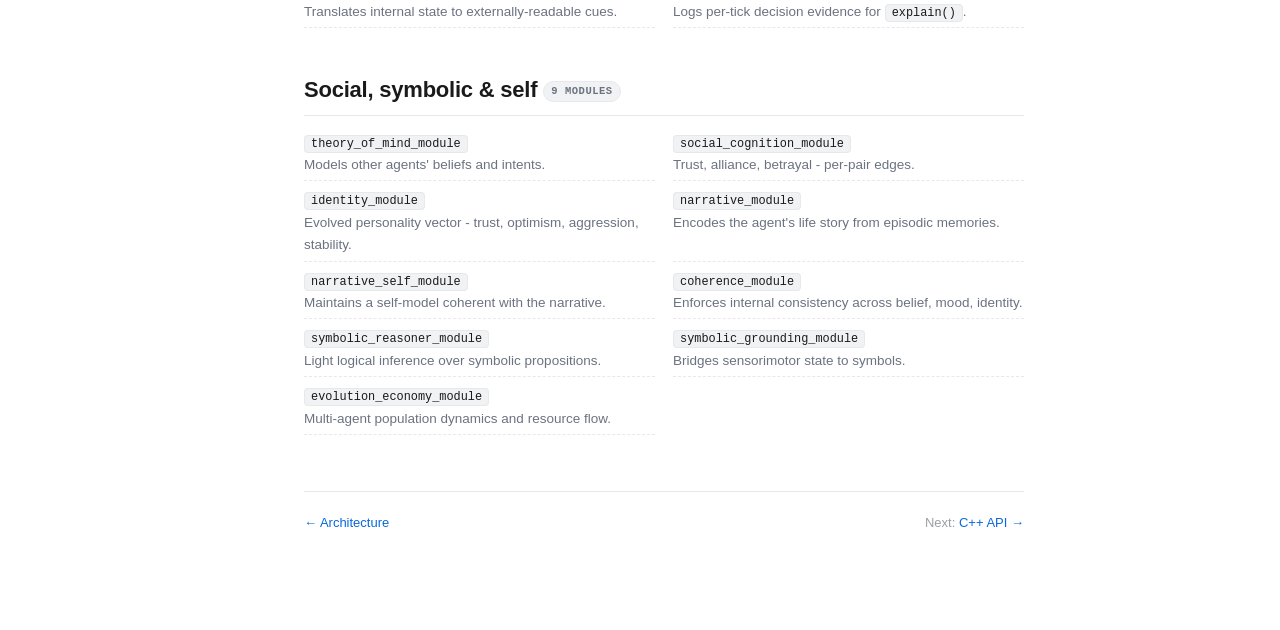
<file: modules.html>
<!doctype html>
<html lang="en">
<head>
<meta charset="utf-8">
<meta name="viewport" content="width=device-width, initial-scale=1">
<title>Brain modules · LIMBIC Engine</title>
<link rel="stylesheet" href="assets/style.css">
</head>
<body>

<header class="topbar">
    <a href="index.html" class="brand"><span class="brand-mark">L</span> LIMBIC Engine</a>
    <span class="version">v0.1.0</span>
    <span class="spacer"></span>
    <nav class="topbar-links">
        <a href="api.html">API</a>
        <a href="examples.html">Examples</a>
        <a href="../sdk/README.md">SDK reference</a>
    </nav>
</header>

<div class="shell">

<aside class="sidebar">
    <div class="nav-group">
        <div class="nav-group-title">Getting started</div>
        <a href="index.html">Introduction</a>
        <a href="quickstart.html">Quickstart</a>
    </div>
    <div class="nav-group">
        <div class="nav-group-title">Concepts</div>
        <a href="architecture.html">Architecture</a>
        <a href="modules.html" class="active">Brain modules</a>
    </div>
    <div class="nav-group">
        <div class="nav-group-title">Reference</div>
        <a href="api.html">C++ API</a>
    </div>
    <div class="nav-group">
        <div class="nav-group-title">Guides</div>
        <a href="examples.html">Examples</a>
    </div>
</aside>

<main class="content">
    <div class="breadcrumb"><a href="index.html">Docs</a><span class="sep">/</span>Concepts<span class="sep">/</span>Brain modules</div>

    <h1>Brain modules</h1>
    <p class="lede">
        Thirty independent units of logic, each loosely named after a brain region
        or cognitive function. Modules read pools, write pools, and never import
        each other. The orchestrator decides which ones run, and in what order,
        based on the active preset.
    </p>

    <h2 id="presets">Which modules run</h2>
    <div class="table-wrap"><table>
        <thead><tr><th>Preset</th><th>Modules</th><th>Adds</th><th>Best for</th></tr></thead>
        <tbody>
            <tr><td><code>REACTIVE</code></td><td>8</td><td>Basal ganglia, hypothalamus, basic drives</td><td>Crowd filler, animals, ambient NPCs</td></tr>
            <tr><td><code>COGNITIVE</code></td><td>18</td><td>+ Hippocampus, amygdala, PFC, ToM, causal model</td><td>Merchants, companions, quest-givers</td></tr>
            <tr><td><code>FULL</code></td><td>30</td><td>+ Social memory, narrative identity, plasticity</td><td>Persistent characters, emergent stories</td></tr>
        </tbody>
    </table></div>

    <h2 id="affective">Affective &amp; motivational <span class="pill">6 modules</span></h2>
    <div class="modlist">
        <div><code>amygdala_module</code><div class="desc">Threat detection and emotional salience tagging.</div></div>
        <div><code>hypothalamus_module</code><div class="desc">Homeostatic drives - hunger, thirst, fatigue.</div></div>
        <div><code>interoception_module</code><div class="desc">Body-state sensing fed back to higher modules.</div></div>
        <div><code>neuromodulator_module</code><div class="desc">DA, 5-HT, NE, ACh, cortisol, oxytocin, endorphins.</div></div>
        <div><code>learned_drive_module</code><div class="desc">Acquired motivations beyond hardwired drives.</div></div>
        <div><code>behavioral_regulation_module</code><div class="desc">Impulse control and inhibition.</div></div>
    </div>

    <h2 id="memory">Memory &amp; learning <span class="pill">6 modules</span></h2>
    <div class="modlist">
        <div><code>hippocampus_module</code><div class="desc">Episodic memory: encode, consolidate, retrieve.</div></div>
        <div><code>learning_module</code><div class="desc">Temporal-difference reinforcement learning.</div></div>
        <div><code>plasticity_module</code><div class="desc">Hebbian and dopamine-gated synaptic updates.</div></div>
        <div><code>meta_learning_module</code><div class="desc">Adapts learning rate from outcome variance.</div></div>
        <div><code>causal_model_module</code><div class="desc">Cause → effect belief graph with confidence.</div></div>
        <div><code>world_model_module</code><div class="desc">Forward model used by planning and active inference.</div></div>
    </div>

    <h2 id="control">Attention &amp; control <span class="pill">6 modules</span></h2>
    <div class="modlist">
        <div><code>acc_module</code><div class="desc">Anterior cingulate - conflict and error monitoring.</div></div>
        <div><code>attentional_dynamics_module</code><div class="desc">Gain control over sensory and memory channels.</div></div>
        <div><code>pfc_module</code><div class="desc">Prefrontal cortex - top-down executive bias on action selection.</div></div>
        <div><code>planning_module</code><div class="desc">Short-horizon rollouts over the world model.</div></div>
        <div><code>active_inference_module</code><div class="desc">Free-energy minimisation between belief and observation.</div></div>
        <div><code>metacognition_module</code><div class="desc">Confidence estimation over the agent's own decisions.</div></div>
    </div>

    <h2 id="action">Action selection <span class="pill">4 modules</span></h2>
    <div class="modlist">
        <div><code>basal_ganglia_module</code><div class="desc">D1 Go / D2 NoGo arbitration over 28 action types.</div></div>
        <div><code>action_execution_module</code><div class="desc">Commits the selected action into the decision pool.</div></div>
        <div><code>expression_module</code><div class="desc">Translates internal state to externally-readable cues.</div></div>
        <div><code>cognitive_trace_module</code><div class="desc">Logs per-tick decision evidence for <code>explain()</code>.</div></div>
    </div>

    <h2 id="social">Social, symbolic &amp; self <span class="pill">9 modules</span></h2>
    <div class="modlist">
        <div><code>theory_of_mind_module</code><div class="desc">Models other agents' beliefs and intents.</div></div>
        <div><code>social_cognition_module</code><div class="desc">Trust, alliance, betrayal - per-pair edges.</div></div>
        <div><code>identity_module</code><div class="desc">Evolved personality vector - trust, optimism, aggression, stability.</div></div>
        <div><code>narrative_module</code><div class="desc">Encodes the agent's life story from episodic memories.</div></div>
        <div><code>narrative_self_module</code><div class="desc">Maintains a self-model coherent with the narrative.</div></div>
        <div><code>coherence_module</code><div class="desc">Enforces internal consistency across belief, mood, identity.</div></div>
        <div><code>symbolic_reasoner_module</code><div class="desc">Light logical inference over symbolic propositions.</div></div>
        <div><code>symbolic_grounding_module</code><div class="desc">Bridges sensorimotor state to symbols.</div></div>
        <div><code>evolution_economy_module</code><div class="desc">Multi-agent population dynamics and resource flow.</div></div>
    </div>

    <footer class="page-footer">
        <div><a href="architecture.html">← Architecture</a></div>
        <div>Next: <a href="api.html">C++ API →</a></div>
    </footer>
</main>

<aside class="toc">
    <div class="toc-title">On this page</div>
    <a href="#presets">Which modules run</a>
    <a href="#affective">Affective</a>
    <a href="#memory">Memory &amp; learning</a>
    <a href="#control">Attention &amp; control</a>
    <a href="#action">Action selection</a>
    <a href="#social">Social, symbolic, self</a>
</aside>

</div>
</body>
</html>
</file>
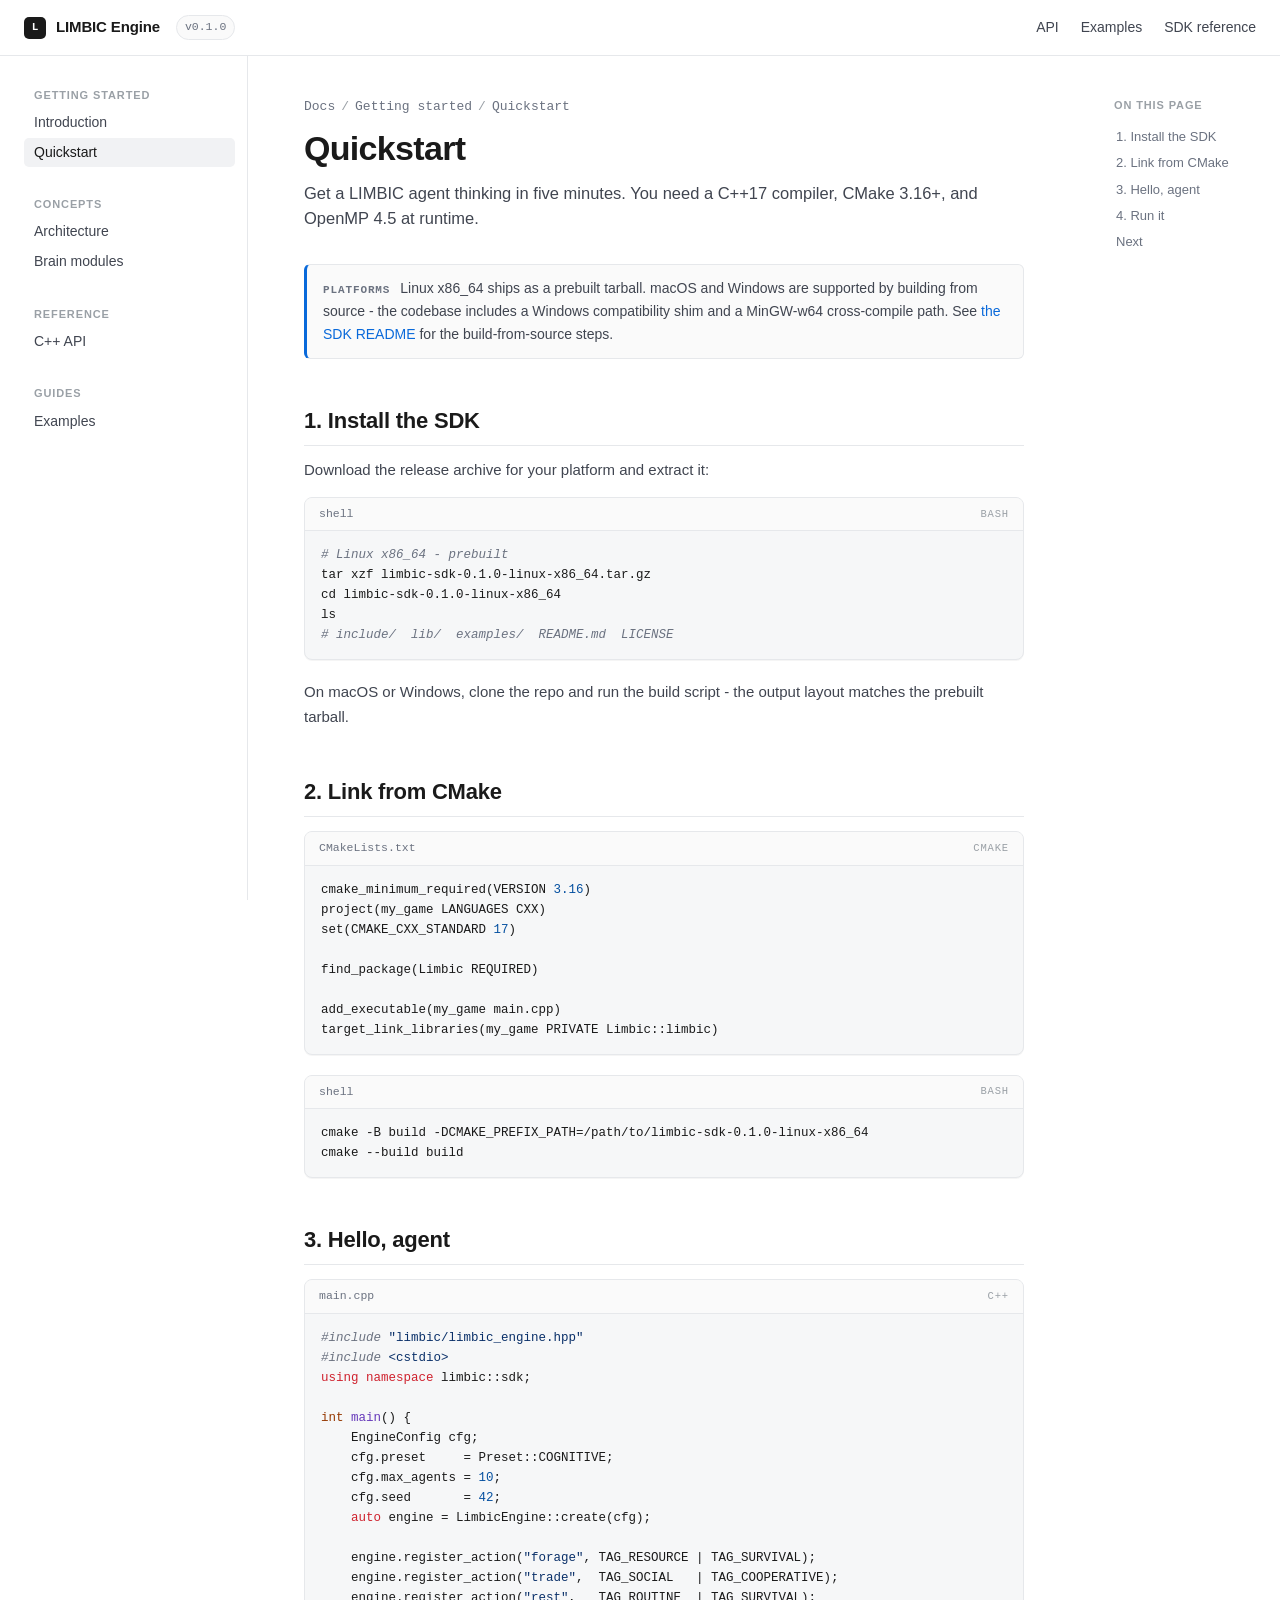
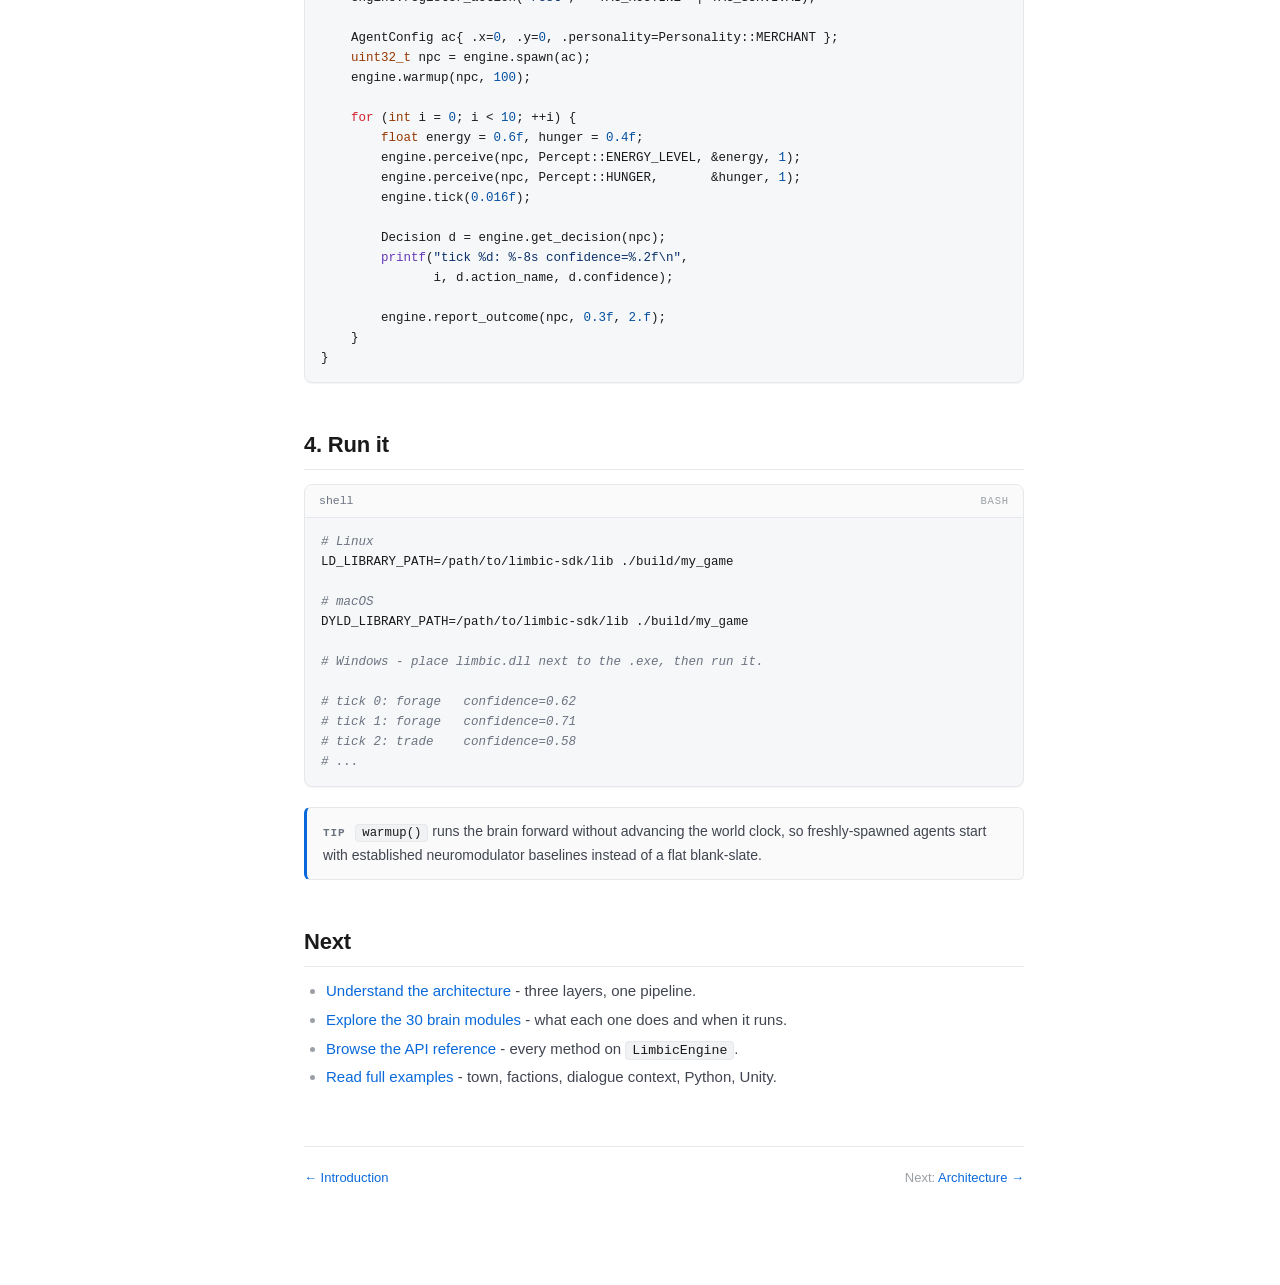
<file: quickstart.html>
<!doctype html>
<html lang="en">
<head>
<meta charset="utf-8">
<meta name="viewport" content="width=device-width, initial-scale=1">
<title>Quickstart · LIMBIC Engine</title>
<link rel="stylesheet" href="assets/style.css">
</head>
<body>

<header class="topbar">
    <a href="index.html" class="brand"><span class="brand-mark">L</span> LIMBIC Engine</a>
    <span class="version">v0.1.0</span>
    <span class="spacer"></span>
    <nav class="topbar-links">
        <a href="api.html">API</a>
        <a href="examples.html">Examples</a>
        <a href="../sdk/README.md">SDK reference</a>
    </nav>
</header>

<div class="shell">

<aside class="sidebar">
    <div class="nav-group">
        <div class="nav-group-title">Getting started</div>
        <a href="index.html">Introduction</a>
        <a href="quickstart.html" class="active">Quickstart</a>
    </div>
    <div class="nav-group">
        <div class="nav-group-title">Concepts</div>
        <a href="architecture.html">Architecture</a>
        <a href="modules.html">Brain modules</a>
    </div>
    <div class="nav-group">
        <div class="nav-group-title">Reference</div>
        <a href="api.html">C++ API</a>
    </div>
    <div class="nav-group">
        <div class="nav-group-title">Guides</div>
        <a href="examples.html">Examples</a>
    </div>
</aside>

<main class="content">
    <div class="breadcrumb"><a href="index.html">Docs</a><span class="sep">/</span>Getting started<span class="sep">/</span>Quickstart</div>

    <h1>Quickstart</h1>
    <p class="lede">
        Get a LIMBIC agent thinking in five minutes. You need a C++17 compiler,
        CMake 3.16+, and OpenMP 4.5 at runtime.
    </p>

    <div class="callout info">
        <span class="label">Platforms</span>
        Linux x86_64 ships as a prebuilt tarball. macOS and Windows are supported
        by building from source - the codebase includes a Windows compatibility
        shim and a MinGW-w64 cross-compile path. See
        <a href="../sdk/README.md">the SDK README</a> for the build-from-source steps.
    </div>

    <h2 id="install">1. Install the SDK</h2>
    <p>Download the release archive for your platform and extract it:</p>
<pre><span class="filename">shell <span class="lang">bash</span></span><code><span class="t-c"># Linux x86_64 - prebuilt</span>
tar xzf limbic-sdk-0.1.0-linux-x86_64.tar.gz
cd limbic-sdk-0.1.0-linux-x86_64
ls
<span class="t-c"># include/  lib/  examples/  README.md  LICENSE</span></code></pre>
    <p>On macOS or Windows, clone the repo and run the build script - the output
    layout matches the prebuilt tarball.</p>

    <h2 id="link">2. Link from CMake</h2>
<pre><span class="filename">CMakeLists.txt <span class="lang">cmake</span></span><code>cmake_minimum_required(VERSION <span class="t-n">3.16</span>)
project(my_game LANGUAGES CXX)
set(CMAKE_CXX_STANDARD <span class="t-n">17</span>)

find_package(Limbic REQUIRED)

add_executable(my_game main.cpp)
target_link_libraries(my_game PRIVATE Limbic::limbic)</code></pre>
<pre><span class="filename">shell <span class="lang">bash</span></span><code>cmake -B build -DCMAKE_PREFIX_PATH=/path/to/limbic-sdk-0.1.0-linux-x86_64
cmake --build build</code></pre>

    <h2 id="hello">3. Hello, agent</h2>
<pre><span class="filename">main.cpp <span class="lang">C++</span></span><code><span class="t-c">#include</span> <span class="t-s">"limbic/limbic_engine.hpp"</span>
<span class="t-c">#include</span> <span class="t-s">&lt;cstdio&gt;</span>
<span class="t-k">using namespace</span> limbic::sdk;

<span class="t-t">int</span> <span class="t-f">main</span>() {
    EngineConfig cfg;
    cfg.preset     = Preset::COGNITIVE;
    cfg.max_agents = <span class="t-n">10</span>;
    cfg.seed       = <span class="t-n">42</span>;
    <span class="t-k">auto</span> engine = LimbicEngine::create(cfg);

    engine.register_action(<span class="t-s">"forage"</span>, TAG_RESOURCE | TAG_SURVIVAL);
    engine.register_action(<span class="t-s">"trade"</span>,  TAG_SOCIAL   | TAG_COOPERATIVE);
    engine.register_action(<span class="t-s">"rest"</span>,   TAG_ROUTINE  | TAG_SURVIVAL);

    AgentConfig ac{ .x=<span class="t-n">0</span>, .y=<span class="t-n">0</span>, .personality=Personality::MERCHANT };
    <span class="t-t">uint32_t</span> npc = engine.spawn(ac);
    engine.warmup(npc, <span class="t-n">100</span>);

    <span class="t-k">for</span> (<span class="t-t">int</span> i = <span class="t-n">0</span>; i &lt; <span class="t-n">10</span>; ++i) {
        <span class="t-t">float</span> energy = <span class="t-n">0.6f</span>, hunger = <span class="t-n">0.4f</span>;
        engine.perceive(npc, Percept::ENERGY_LEVEL, &amp;energy, <span class="t-n">1</span>);
        engine.perceive(npc, Percept::HUNGER,       &amp;hunger, <span class="t-n">1</span>);
        engine.tick(<span class="t-n">0.016f</span>);

        Decision d = engine.get_decision(npc);
        <span class="t-f">printf</span>(<span class="t-s">"tick %d: %-8s confidence=%.2f\n"</span>,
               i, d.action_name, d.confidence);

        engine.report_outcome(npc, <span class="t-n">0.3f</span>, <span class="t-n">2.f</span>);
    }
}</code></pre>

    <h2 id="run">4. Run it</h2>
<pre><span class="filename">shell <span class="lang">bash</span></span><code><span class="t-c"># Linux</span>
LD_LIBRARY_PATH=/path/to/limbic-sdk/lib ./build/my_game

<span class="t-c"># macOS</span>
DYLD_LIBRARY_PATH=/path/to/limbic-sdk/lib ./build/my_game

<span class="t-c"># Windows - place limbic.dll next to the .exe, then run it.</span>

<span class="t-c"># tick 0: forage   confidence=0.62
# tick 1: forage   confidence=0.71
# tick 2: trade    confidence=0.58
# ...</span></code></pre>

    <div class="callout info">
        <span class="label">Tip</span>
        <code>warmup()</code> runs the brain forward without advancing the world clock,
        so freshly-spawned agents start with established neuromodulator baselines
        instead of a flat blank-slate.
    </div>

    <h2 id="next">Next</h2>
    <ul>
        <li><a href="architecture.html">Understand the architecture</a> - three layers, one pipeline.</li>
        <li><a href="modules.html">Explore the 30 brain modules</a> - what each one does and when it runs.</li>
        <li><a href="api.html">Browse the API reference</a> - every method on <code>LimbicEngine</code>.</li>
        <li><a href="examples.html">Read full examples</a> - town, factions, dialogue context, Python, Unity.</li>
    </ul>

    <footer class="page-footer">
        <div><a href="index.html">← Introduction</a></div>
        <div>Next: <a href="architecture.html">Architecture →</a></div>
    </footer>
</main>

<aside class="toc">
    <div class="toc-title">On this page</div>
    <a href="#install">1. Install the SDK</a>
    <a href="#link">2. Link from CMake</a>
    <a href="#hello">3. Hello, agent</a>
    <a href="#run">4. Run it</a>
    <a href="#next">Next</a>
</aside>

</div>
</body>
</html>
</file>
<file: assets/style.css>
/* ============================================================
   LIMBIC docs - minimal, content-first, three-column.
   ============================================================ */

:root {
    --bg: #ffffff;
    --bg-sidebar: #fafafa;
    --bg-code: #f6f7f8;
    --bg-inline-code: #f1f2f4;
    --border: #e6e8eb;
    --border-strong: #d4d7dc;
    --text: #1a1a1a;
    --text-2: #404550;
    --text-mute: #6b7280;
    --text-faint: #9aa0a6;
    --link: #0969da;
    --link-hover: #0550a0;
    --accent: #d63384;
    --kbd-bg: #f4f5f7;
    --shadow: 0 1px 0 rgba(0,0,0,.04);

    --sans: -apple-system, BlinkMacSystemFont, "Inter", "Segoe UI", Roboto, "Helvetica Neue", Arial, sans-serif;
    --mono: ui-monospace, "SF Mono", "JetBrains Mono", Menlo, Consolas, "Liberation Mono", monospace;

    --sidebar-w: 248px;
    --toc-w: 200px;
    --header-h: 56px;
}

@media (prefers-color-scheme: dark) {
    :root {
        --bg: #0e0f12;
        --bg-sidebar: #0a0b0d;
        --bg-code: #15171b;
        --bg-inline-code: #1a1d22;
        --border: #22262d;
        --border-strong: #2e333b;
        --text: #e8ebf0;
        --text-2: #b8bec9;
        --text-mute: #8b929d;
        --text-faint: #5e6470;
        --link: #58a6ff;
        --link-hover: #79b8ff;
        --accent: #ff7eb6;
        --kbd-bg: #1a1d22;
        --shadow: none;
    }
}

* { box-sizing: border-box; }

html { scroll-behavior: smooth; scroll-padding-top: calc(var(--header-h) + 16px); }

body {
    margin: 0;
    background: var(--bg);
    color: var(--text);
    font-family: var(--sans);
    font-size: 15px;
    line-height: 1.65;
    -webkit-font-smoothing: antialiased;
    -moz-osx-font-smoothing: grayscale;
}

a { color: var(--link); text-decoration: none; }
a:hover { text-decoration: underline; text-underline-offset: 3px; }

/* ── Top bar ── */
header.topbar {
    position: sticky;
    top: 0;
    z-index: 50;
    height: var(--header-h);
    background: var(--bg);
    border-bottom: 1px solid var(--border);
    display: flex;
    align-items: center;
    padding: 0 24px;
    gap: 16px;
}
.brand {
    display: flex;
    align-items: center;
    gap: 10px;
    color: var(--text);
    font-weight: 600;
    font-size: 15px;
    letter-spacing: -.01em;
}
.brand:hover { text-decoration: none; }
.brand-mark {
    width: 22px;
    height: 22px;
    border-radius: 5px;
    background: var(--text);
    color: var(--bg);
    display: grid;
    place-items: center;
    font-family: var(--mono);
    font-size: 11px;
    font-weight: 700;
}
.version {
    font-family: var(--mono);
    font-size: 11.5px;
    color: var(--text-mute);
    padding: 2px 8px;
    border: 1px solid var(--border);
    border-radius: 999px;
    background: var(--bg-sidebar);
}
.spacer { flex: 1; }
.topbar-links { display: flex; gap: 22px; font-size: 14px; }
.topbar-links a { color: var(--text-2); }
.topbar-links a:hover { color: var(--text); text-decoration: none; }

/* ── Three-column shell ── */
.shell {
    display: grid;
    grid-template-columns: var(--sidebar-w) minmax(0, 1fr) var(--toc-w);
    max-width: 1400px;
    margin: 0 auto;
}

aside.sidebar {
    border-right: 1px solid var(--border);
    padding: 24px 12px 64px 24px;
    position: sticky;
    top: var(--header-h);
    align-self: start;
    height: calc(100vh - var(--header-h));
    overflow-y: auto;
}
.nav-group { margin-bottom: 22px; }
.nav-group-title {
    font-size: 11px;
    font-weight: 600;
    text-transform: uppercase;
    letter-spacing: .08em;
    color: var(--text-faint);
    padding: 6px 10px 4px;
}
.sidebar a {
    display: block;
    padding: 5px 10px;
    border-radius: 5px;
    color: var(--text-2);
    font-size: 14px;
    line-height: 1.4;
}
.sidebar a:hover {
    background: var(--bg-sidebar);
    color: var(--text);
    text-decoration: none;
}
.sidebar a.active {
    background: var(--bg-inline-code);
    color: var(--text);
    font-weight: 500;
}

main.content {
    padding: 40px 56px 96px;
    min-width: 0;
    max-width: 832px;
}

aside.toc {
    padding: 40px 24px 64px 24px;
    position: sticky;
    top: var(--header-h);
    align-self: start;
    height: calc(100vh - var(--header-h));
    overflow-y: auto;
    font-size: 13px;
}
.toc-title {
    font-size: 11px;
    font-weight: 600;
    text-transform: uppercase;
    letter-spacing: .08em;
    color: var(--text-faint);
    margin-bottom: 10px;
    padding-left: 10px;
}
.toc a {
    display: block;
    padding: 4px 10px;
    color: var(--text-mute);
    border-left: 2px solid transparent;
    line-height: 1.4;
}
.toc a:hover { color: var(--text); text-decoration: none; }
.toc a.l2 { padding-left: 22px; }

/* ── Typography ── */
.breadcrumb {
    font-size: 13px;
    color: var(--text-mute);
    margin-bottom: 12px;
    font-family: var(--mono);
}
.breadcrumb a { color: var(--text-mute); }
.breadcrumb .sep { margin: 0 6px; color: var(--text-faint); }

h1 {
    font-size: 34px;
    line-height: 1.15;
    font-weight: 700;
    letter-spacing: -.02em;
    margin: 0 0 12px;
    color: var(--text);
}
.lede {
    font-size: 16.5px;
    line-height: 1.55;
    color: var(--text-2);
    margin: 0 0 32px;
    max-width: 680px;
}
h2 {
    font-size: 22px;
    font-weight: 650;
    letter-spacing: -.01em;
    margin: 44px 0 12px;
    padding-bottom: 6px;
    border-bottom: 1px solid var(--border);
}
h3 {
    font-size: 16px;
    font-weight: 650;
    margin: 26px 0 8px;
}
h4 { font-size: 14px; font-weight: 650; margin: 18px 0 6px; }

p { margin: 0 0 14px; color: var(--text-2); }
p strong, li strong { color: var(--text); font-weight: 600; }

ul, ol { padding-left: 22px; margin: 8px 0 16px; color: var(--text-2); }
li { margin-bottom: 4px; }
li::marker { color: var(--text-faint); }

hr { border: 0; border-top: 1px solid var(--border); margin: 40px 0; }

/* ── Code ── */
code {
    font-family: var(--mono);
    font-size: .88em;
    background: var(--bg-inline-code);
    color: var(--text);
    padding: 1px 6px;
    border-radius: 4px;
    border: 1px solid var(--border);
}
h1 code, h2 code, h3 code { font-size: .9em; }
td code, th code { white-space: nowrap; }

pre {
    background: var(--bg-code);
    border: 1px solid var(--border);
    border-radius: 8px;
    padding: 0;
    margin: 14px 0 20px;
    overflow: hidden;
    font-size: 13px;
    line-height: 1.6;
    box-shadow: var(--shadow);
}
pre .filename {
    font-family: var(--mono);
    font-size: 11.5px;
    color: var(--text-mute);
    padding: 7px 14px;
    border-bottom: 1px solid var(--border);
    background: var(--bg-sidebar);
    display: flex;
    justify-content: space-between;
    align-items: center;
}
pre .lang {
    font-size: 10.5px;
    text-transform: uppercase;
    letter-spacing: .08em;
    color: var(--text-faint);
}
pre code {
    display: block;
    background: transparent;
    border: 0;
    padding: 14px 16px;
    color: var(--text);
    white-space: pre;
    overflow-x: auto;
    font-size: 12.5px;
}

.t-k  { color: #cf222e; }
.t-s  { color: #0a3069; }
.t-c  { color: var(--text-mute); font-style: italic; }
.t-n  { color: #0550a0; }
.t-f  { color: #6639ba; }
.t-t  { color: #953800; }
@media (prefers-color-scheme: dark) {
    .t-k  { color: #ff7b72; }
    .t-s  { color: #a5d6ff; }
    .t-c  { color: var(--text-mute); }
    .t-n  { color: #79c0ff; }
    .t-f  { color: #d2a8ff; }
    .t-t  { color: #ffa657; }
}

/* ── Tables ── */
.table-wrap {
    margin: 14px 0 22px;
    border: 1px solid var(--border);
    border-radius: 8px;
    overflow: hidden;
}
table { width: 100%; border-collapse: collapse; font-size: 13.5px; }
th, td { text-align: left; padding: 9px 14px; border-bottom: 1px solid var(--border); vertical-align: top; }
tr:last-child td { border-bottom: 0; }
th {
    background: var(--bg-sidebar);
    color: var(--text-2);
    font-weight: 600;
    font-size: 11.5px;
    text-transform: uppercase;
    letter-spacing: .05em;
}
td code { font-size: 12px; }

/* ── Callouts ── */
.callout {
    border: 1px solid var(--border);
    border-left: 3px solid var(--text-mute);
    background: var(--bg-sidebar);
    padding: 12px 16px;
    border-radius: 6px;
    margin: 18px 0;
    font-size: 14px;
    color: var(--text-2);
}
.callout.info { border-left-color: var(--link); }
.callout.warn { border-left-color: #d97706; }
.callout p { margin: 0; }
.callout p + p { margin-top: 6px; }
.callout .label {
    font-family: var(--mono);
    font-size: 11px;
    text-transform: uppercase;
    letter-spacing: .08em;
    color: var(--text-mute);
    margin-right: 6px;
    font-weight: 600;
}

/* ── Stats row ── */
.stats {
    display: grid;
    grid-template-columns: repeat(4, 1fr);
    border: 1px solid var(--border);
    border-radius: 8px;
    margin: 18px 0 24px;
    overflow: hidden;
}
.stats > div { padding: 14px 18px; border-right: 1px solid var(--border); }
.stats > div:last-child { border-right: 0; }
.stats .n {
    font-family: var(--mono);
    font-size: 20px;
    font-weight: 600;
    color: var(--text);
    line-height: 1.2;
}
.stats .l { font-size: 12px; color: var(--text-mute); margin-top: 2px; }

/* ── Cards ── */
.cards {
    display: grid;
    grid-template-columns: repeat(2, 1fr);
    gap: 12px;
    margin: 14px 0 22px;
}
.cards .card {
    border: 1px solid var(--border);
    border-radius: 8px;
    padding: 14px 16px;
    background: var(--bg);
}
.cards .card h4 { margin: 0 0 4px; font-size: 14px; }
.cards .card p { margin: 0; font-size: 13.5px; color: var(--text-mute); }

/* ── Module grid (compact) ── */
.modlist {
    display: grid;
    grid-template-columns: repeat(2, 1fr);
    gap: 4px 18px;
    margin: 10px 0 18px;
    font-size: 13.5px;
}
.modlist > div { padding: 4px 0; border-bottom: 1px dashed var(--border); }
.modlist code { white-space: nowrap; }
.modlist .desc { color: var(--text-mute); }

/* ── Pipeline ── */
.pipeline {
    display: flex;
    align-items: stretch;
    gap: 0;
    margin: 14px 0 22px;
    border: 1px solid var(--border);
    border-radius: 8px;
    overflow: hidden;
    background: var(--bg-sidebar);
}
.pipeline .step {
    flex: 1;
    padding: 12px 10px;
    border-right: 1px solid var(--border);
    text-align: center;
}
.pipeline .step:last-child { border-right: 0; }
.pipeline .step .k {
    font-family: var(--mono);
    font-size: 11.5px;
    font-weight: 600;
    text-transform: uppercase;
    letter-spacing: .06em;
    color: var(--text);
}
.pipeline .step .d {
    font-size: 11.5px;
    color: var(--text-mute);
    margin-top: 3px;
    line-height: 1.35;
}

/* ── Misc ── */
kbd {
    font-family: var(--mono);
    font-size: 11.5px;
    background: var(--kbd-bg);
    border: 1px solid var(--border-strong);
    border-bottom-width: 2px;
    border-radius: 4px;
    padding: 1px 6px;
    color: var(--text-2);
}
.pill {
    display: inline-block;
    font-family: var(--mono);
    font-size: 10.5px;
    padding: 1px 7px;
    border-radius: 999px;
    background: var(--bg-inline-code);
    border: 1px solid var(--border);
    color: var(--text-mute);
    text-transform: uppercase;
    letter-spacing: .05em;
    vertical-align: middle;
}

h2, h3 { scroll-margin-top: calc(var(--header-h) + 24px); }

footer.page-footer {
    margin-top: 56px;
    padding-top: 20px;
    border-top: 1px solid var(--border);
    color: var(--text-faint);
    font-size: 13px;
    display: flex;
    justify-content: space-between;
    flex-wrap: wrap;
    gap: 12px;
}

/* ── Responsive ── */
@media (max-width: 1100px) {
    .shell { grid-template-columns: var(--sidebar-w) minmax(0, 1fr); }
    aside.toc { display: none; }
    main.content { padding: 36px 40px 80px; }
}
@media (max-width: 760px) {
    .shell { grid-template-columns: 1fr; }
    aside.sidebar {
        position: static;
        height: auto;
        border-right: 0;
        border-bottom: 1px solid var(--border);
        padding: 12px 16px;
    }
    main.content { padding: 28px 20px 64px; }
    h1 { font-size: 26px; }
    .stats { grid-template-columns: repeat(2, 1fr); }
    .stats > div:nth-child(2) { border-right: 0; }
    .stats > div:nth-child(-n+2) { border-bottom: 1px solid var(--border); }
    .cards, .modlist { grid-template-columns: 1fr; }
    .pipeline { flex-direction: column; }
    .pipeline .step { border-right: 0; border-bottom: 1px solid var(--border); }
    .pipeline .step:last-child { border-bottom: 0; }
}
</file>
